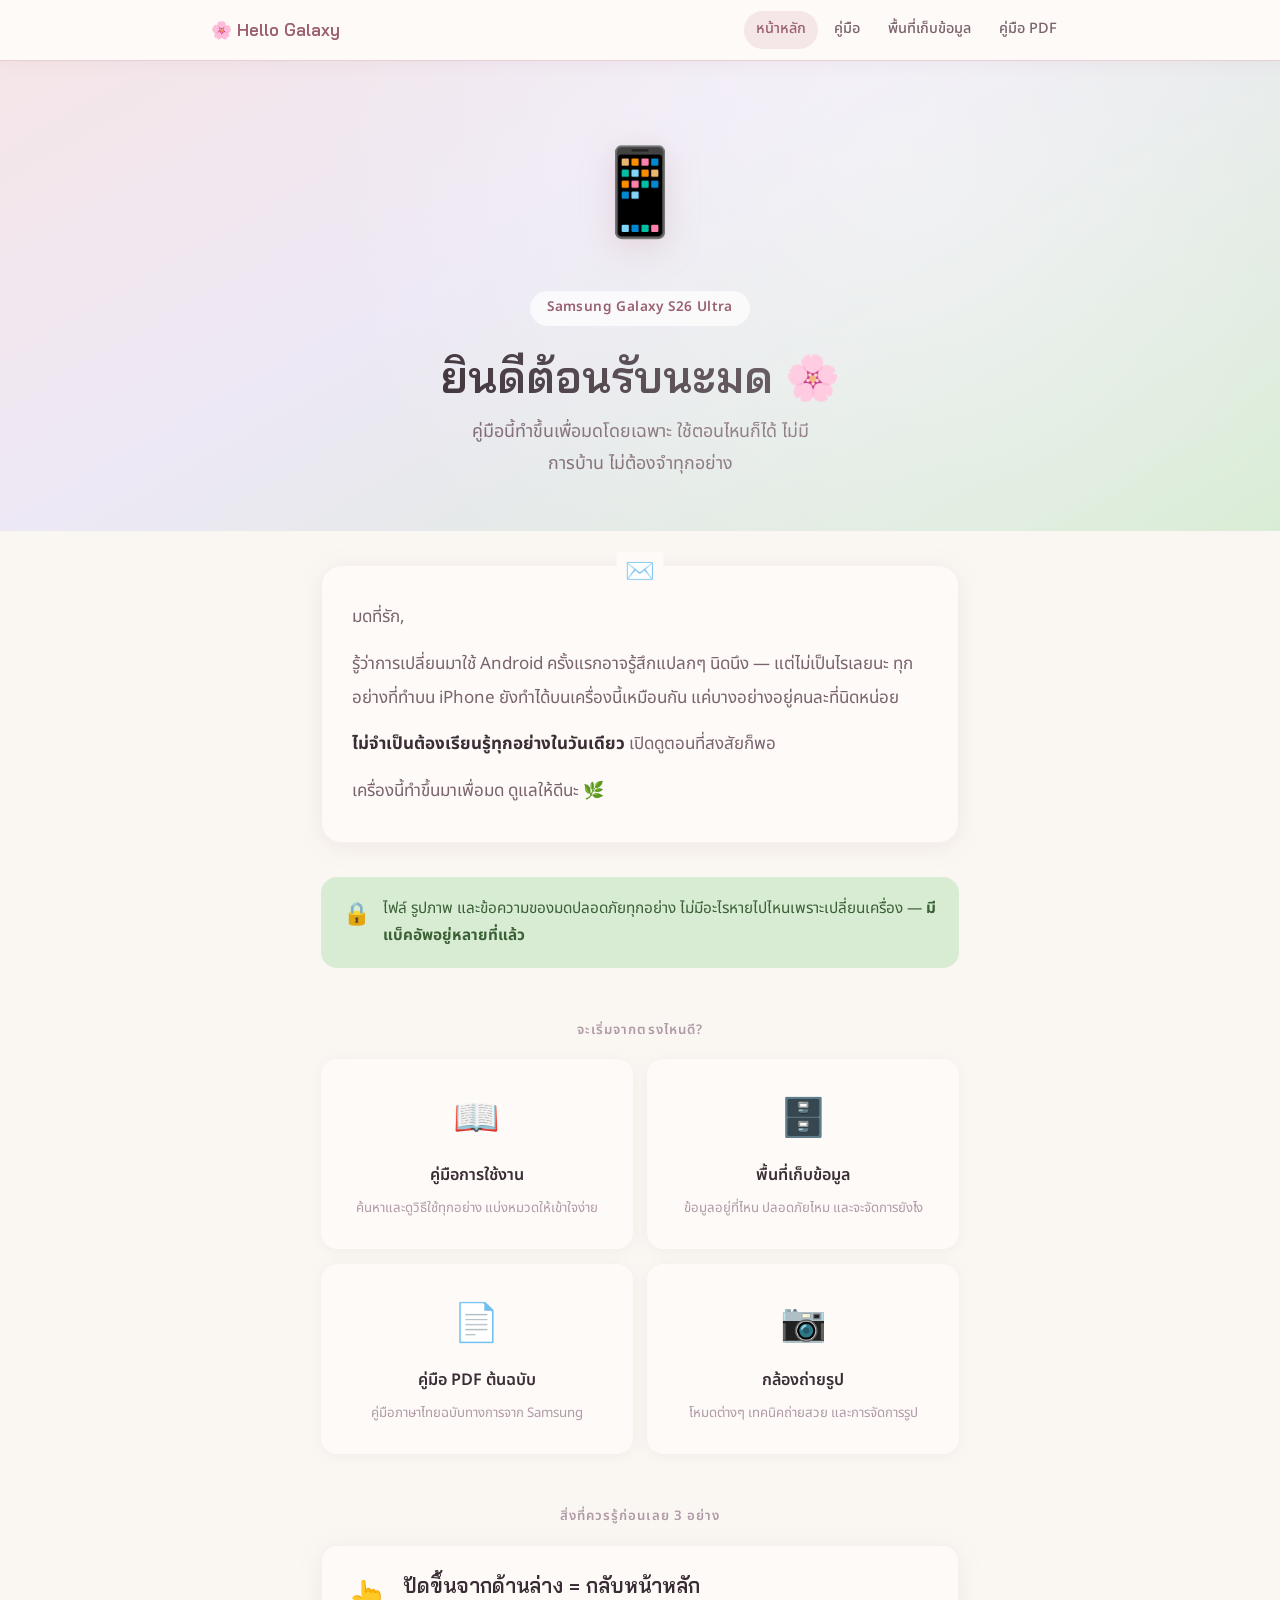
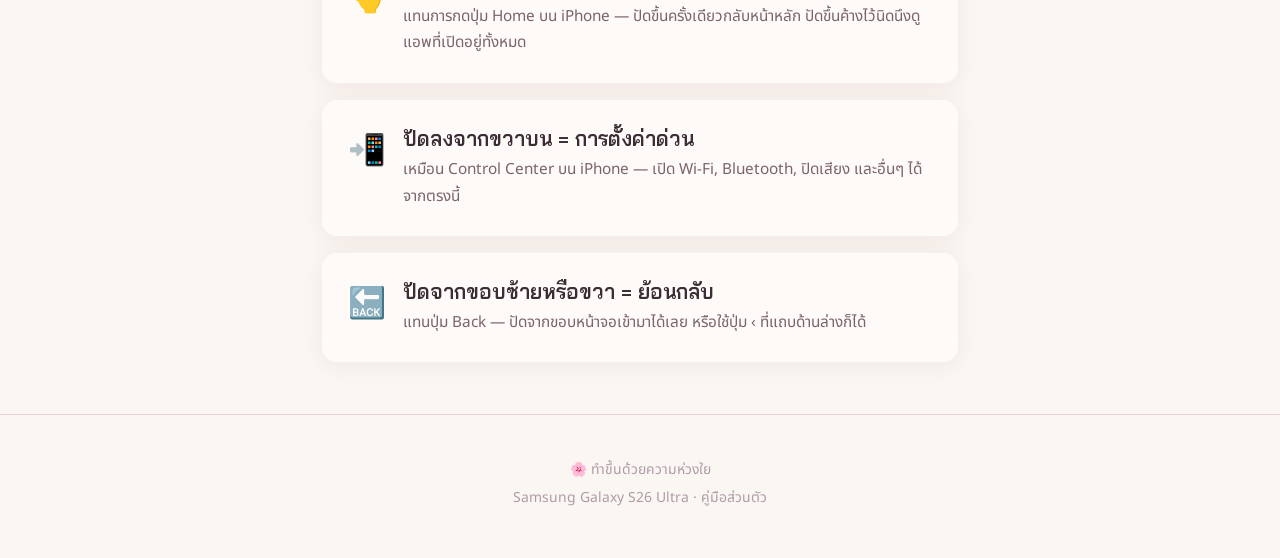
<file: index.html>
<!DOCTYPE html>
<html lang="th">
<head>
  <meta charset="UTF-8" />
  <meta name="viewport" content="width=device-width, initial-scale=1.0" />
  <title>สวัสดี Galaxy 🌸</title>
  <link rel="stylesheet" href="style.css" />
  <style>
    .welcome-hero {
      background: linear-gradient(150deg, #f5e6e8 0%, #ede8f5 40%, #d8ecd4 100%);
      padding: 3.5rem 1.5rem 3rem;
      text-align: center;
      position: relative;
      overflow: hidden;
    }
    .welcome-hero::before {
      content: '';
      position: absolute;
      inset: 0;
      background: radial-gradient(circle at 70% 20%, rgba(255,255,255,0.4) 0%, transparent 60%);
      pointer-events: none;
    }
    .welcome-tag {
      display: inline-block;
      background: rgba(255,255,255,0.7);
      color: var(--rose-dark);
      font-size: 0.8rem;
      font-weight: 600;
      padding: 0.35rem 1rem;
      border-radius: var(--radius-pill);
      margin-bottom: 1.25rem;
      letter-spacing: 0.03em;
      backdrop-filter: blur(4px);
    }
    .welcome-hero h1 {
      font-size: clamp(1.8rem, 6vw, 2.6rem);
      margin-bottom: 0.5rem;
      color: var(--text-dark);
    }
    .welcome-subtitle {
      font-size: 1.05rem;
      color: var(--text-mid);
      max-width: 360px;
      margin: 0 auto 0.5rem;
      line-height: 1.8;
    }
    .phone-visual {
      font-size: 5rem;
      display: block;
      margin: 0 auto 1.25rem;
      filter: drop-shadow(0 8px 16px rgba(192,128,144,0.25));
      animation: float 3s ease-in-out infinite;
    }
    @keyframes float {
      0%, 100% { transform: translateY(0); }
      50%       { transform: translateY(-8px); }
    }
    .letter-card {
      background: var(--white);
      border-radius: 20px;
      padding: 2rem 1.75rem;
      box-shadow: var(--shadow-card);
      margin: 2rem 0;
      position: relative;
      border: 1px solid rgba(192,128,144,0.1);
      text-align: left;
    }
    .letter-card::before {
      content: '✉️';
      position: absolute;
      top: -14px;
      left: 50%;
      transform: translateX(-50%);
      background: var(--white);
      padding: 0 0.5rem;
      font-size: 1.4rem;
    }
    .letter-card p {
      color: var(--text-mid);
      line-height: 2;
      font-size: 1rem;
    }
    .letter-card p strong {
      color: var(--text-dark);
    }
    .section-nav {
      padding: 1.5rem 0 3rem;
    }
    .section-label {
      font-size: 0.78rem;
      font-weight: 600;
      color: var(--text-light);
      letter-spacing: 0.08em;
      text-transform: uppercase;
      margin-bottom: 1rem;
      text-align: center;
    }
    .nav-cards-grid {
      display: grid;
      grid-template-columns: repeat(2, 1fr);
      gap: 0.875rem;
    }
    .nav-card-item {
      background: var(--white);
      border-radius: var(--radius);
      padding: 1.5rem 1rem;
      text-align: center;
      box-shadow: var(--shadow-soft);
      text-decoration: none;
      color: inherit;
      display: block;
      transition: all var(--transition);
      border: 1.5px solid transparent;
    }
    .nav-card-item:hover {
      transform: translateY(-3px);
      box-shadow: var(--shadow-card);
      color: inherit;
    }
    .nav-card-item.rose:hover  { border-color: var(--blush-mid); }
    .nav-card-item.sage:hover  { border-color: var(--sage-mid); }
    .nav-card-item.lav:hover   { border-color: var(--lavender-mid); }
    .nav-card-item.cream:hover { border-color: var(--blush-mid); }
    .nav-card-emoji { font-size: 2.2rem; display: block; margin-bottom: 0.6rem; }
    .nav-card-label { font-weight: 600; font-size: 0.95rem; color: var(--text-dark); display: block; margin-bottom: 0.2rem; }
    .nav-card-desc  { font-size: 0.78rem; color: var(--text-light); line-height: 1.5; }
    .reassure-strip {
      background: var(--sage);
      border-radius: var(--radius);
      padding: 1.1rem 1.25rem;
      display: flex;
      align-items: flex-start;
      gap: 0.75rem;
      margin: 1.5rem 0;
    }
    .reassure-strip .icon { font-size: 1.3rem; flex-shrink: 0; }
    .reassure-strip p { font-size: 0.9rem; color: #3a6035; margin: 0; line-height: 1.75; }
  </style>
</head>
<body>

  <!-- Navigation -->
  <nav class="nav">
    <div class="nav-inner">
      <span class="nav-logo">🌸 Hello Galaxy</span>
      <ul class="nav-links">
        <li><a href="index.html" class="active">หน้าหลัก</a></li>
        <li><a href="manual.html">คู่มือ</a></li>
        <li><a href="storage.html">พื้นที่เก็บข้อมูล</a></li>
        <li><a href="pdf.html">คู่มือ PDF</a></li>
      </ul>
    </div>
  </nav>

  <!-- Hero -->
  <div class="welcome-hero">
    <span class="phone-visual">📱</span>
    <div class="welcome-tag">Samsung Galaxy S26 Ultra</div>
    <h1>ยินดีต้อนรับนะมด 🌸</h1>
    <p class="welcome-subtitle">คู่มือนี้ทำขึ้นเพื่อมดโดยเฉพาะ ใช้ตอนไหนก็ได้ ไม่มีการบ้าน ไม่ต้องจำทุกอย่าง</p>
  </div>

  <!-- Main content -->
  <div class="container">

    <!-- Letter -->
    <div class="letter-card fade-in">
      <p>มดที่รัก,</p>
      <p>
        รู้ว่าการเปลี่ยนมาใช้ Android ครั้งแรกอาจรู้สึกแปลกๆ นิดนึง — แต่ไม่เป็นไรเลยนะ
        ทุกอย่างที่ทำบน iPhone ยังทำได้บนเครื่องนี้เหมือนกัน แค่บางอย่างอยู่คนละที่นิดหน่อย
      </p>
      <p>
        <strong>ไม่จำเป็นต้องเรียนรู้ทุกอย่างในวันเดียว</strong> เปิดดูตอนที่สงสัยก็พอ
      </p>
      <p style="margin-bottom:0">เครื่องนี้ทำขึ้นมาเพื่อมด ดูแลให้ดีนะ 🌿</p>
    </div>

    <!-- Reassurance -->
    <div class="reassure-strip fade-in">
      <span class="icon">🔒</span>
      <p>ไฟล์ รูปภาพ และข้อความของมดปลอดภัยทุกอย่าง ไม่มีอะไรหายไปไหนเพราะเปลี่ยนเครื่อง — <strong>มีแบ็คอัพอยู่หลายที่แล้ว</strong></p>
    </div>

    <!-- Section nav -->
    <div class="section-nav">
      <p class="section-label">จะเริ่มจากตรงไหนดี?</p>
      <div class="nav-cards-grid">

        <a href="manual.html" class="nav-card-item rose fade-in">
          <span class="nav-card-emoji">📖</span>
          <span class="nav-card-label">คู่มือการใช้งาน</span>
          <span class="nav-card-desc">ค้นหาและดูวิธีใช้ทุกอย่าง แบ่งหมวดให้เข้าใจง่าย</span>
        </a>

        <a href="storage.html" class="nav-card-item sage fade-in">
          <span class="nav-card-emoji">🗄️</span>
          <span class="nav-card-label">พื้นที่เก็บข้อมูล</span>
          <span class="nav-card-desc">ข้อมูลอยู่ที่ไหน ปลอดภัยไหม และจะจัดการยังไง</span>
        </a>

        <a href="pdf.html" class="nav-card-item lav fade-in">
          <span class="nav-card-emoji">📄</span>
          <span class="nav-card-label">คู่มือ PDF ต้นฉบับ</span>
          <span class="nav-card-desc">คู่มือภาษาไทยฉบับทางการจาก Samsung</span>
        </a>

        <a href="manual.html#camera" class="nav-card-item cream fade-in">
          <span class="nav-card-emoji">📷</span>
          <span class="nav-card-label">กล้องถ่ายรูป</span>
          <span class="nav-card-desc">โหมดต่างๆ เทคนิคถ่ายสวย และการจัดการรูป</span>
        </a>

      </div>
    </div>

    <!-- Quick tips -->
    <div style="margin-bottom: 3rem;">
      <p class="section-label">สิ่งที่ควรรู้ก่อนเลย 3 อย่าง</p>

      <div class="card fade-in" style="margin-bottom:0.875rem;">
        <div style="display:flex; align-items:flex-start; gap:1rem;">
          <div style="font-size:1.8rem; flex-shrink:0;">👆</div>
          <div>
            <h3 style="margin-bottom:0.25rem;">ปัดขึ้นจากด้านล่าง = กลับหน้าหลัก</h3>
            <p style="font-size:0.9rem; color:var(--text-mid); margin:0;">
              แทนการกดปุ่ม Home บน iPhone — ปัดขึ้นครั้งเดียวกลับหน้าหลัก
              ปัดขึ้นค้างไว้นิดนึงดูแอพที่เปิดอยู่ทั้งหมด
            </p>
          </div>
        </div>
      </div>

      <div class="card fade-in" style="margin-bottom:0.875rem;">
        <div style="display:flex; align-items:flex-start; gap:1rem;">
          <div style="font-size:1.8rem; flex-shrink:0;">📲</div>
          <div>
            <h3 style="margin-bottom:0.25rem;">ปัดลงจากขวาบน = การตั้งค่าด่วน</h3>
            <p style="font-size:0.9rem; color:var(--text-mid); margin:0;">
              เหมือน Control Center บน iPhone — เปิด Wi-Fi, Bluetooth,
              ปิดเสียง และอื่นๆ ได้จากตรงนี้
            </p>
          </div>
        </div>
      </div>

      <div class="card fade-in">
        <div style="display:flex; align-items:flex-start; gap:1rem;">
          <div style="font-size:1.8rem; flex-shrink:0;">🔙</div>
          <div>
            <h3 style="margin-bottom:0.25rem;">ปัดจากขอบซ้ายหรือขวา = ย้อนกลับ</h3>
            <p style="font-size:0.9rem; color:var(--text-mid); margin:0;">
              แทนปุ่ม Back — ปัดจากขอบหน้าจอเข้ามาได้เลย
              หรือใช้ปุ่ม ‹ ที่แถบด้านล่างก็ได้
            </p>
          </div>
        </div>
      </div>
    </div>

  </div>

  <!-- Footer -->
  <footer class="footer">
    <span>🌸 ทำขึ้นด้วยความห่วงใย</span>
    <span>Samsung Galaxy S26 Ultra · คู่มือส่วนตัว</span>
  </footer>

</body>
</html>
</file>
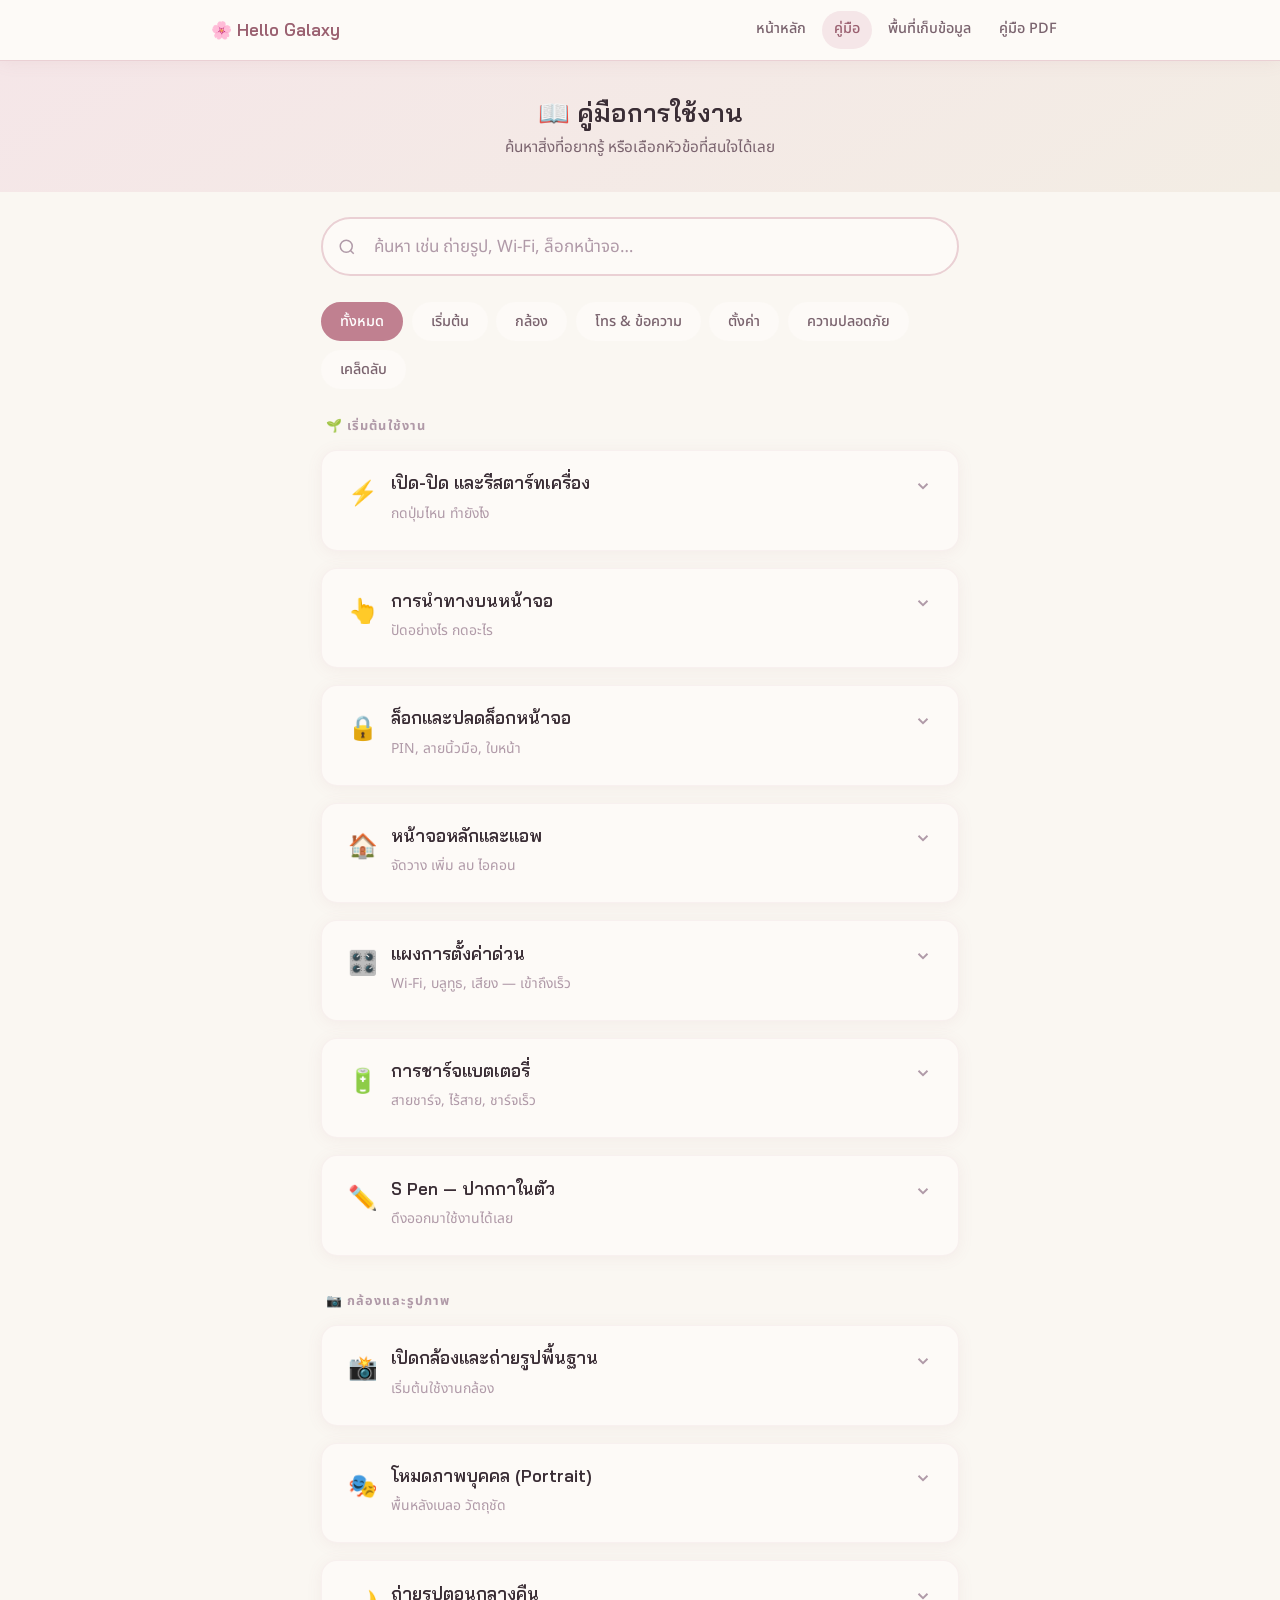
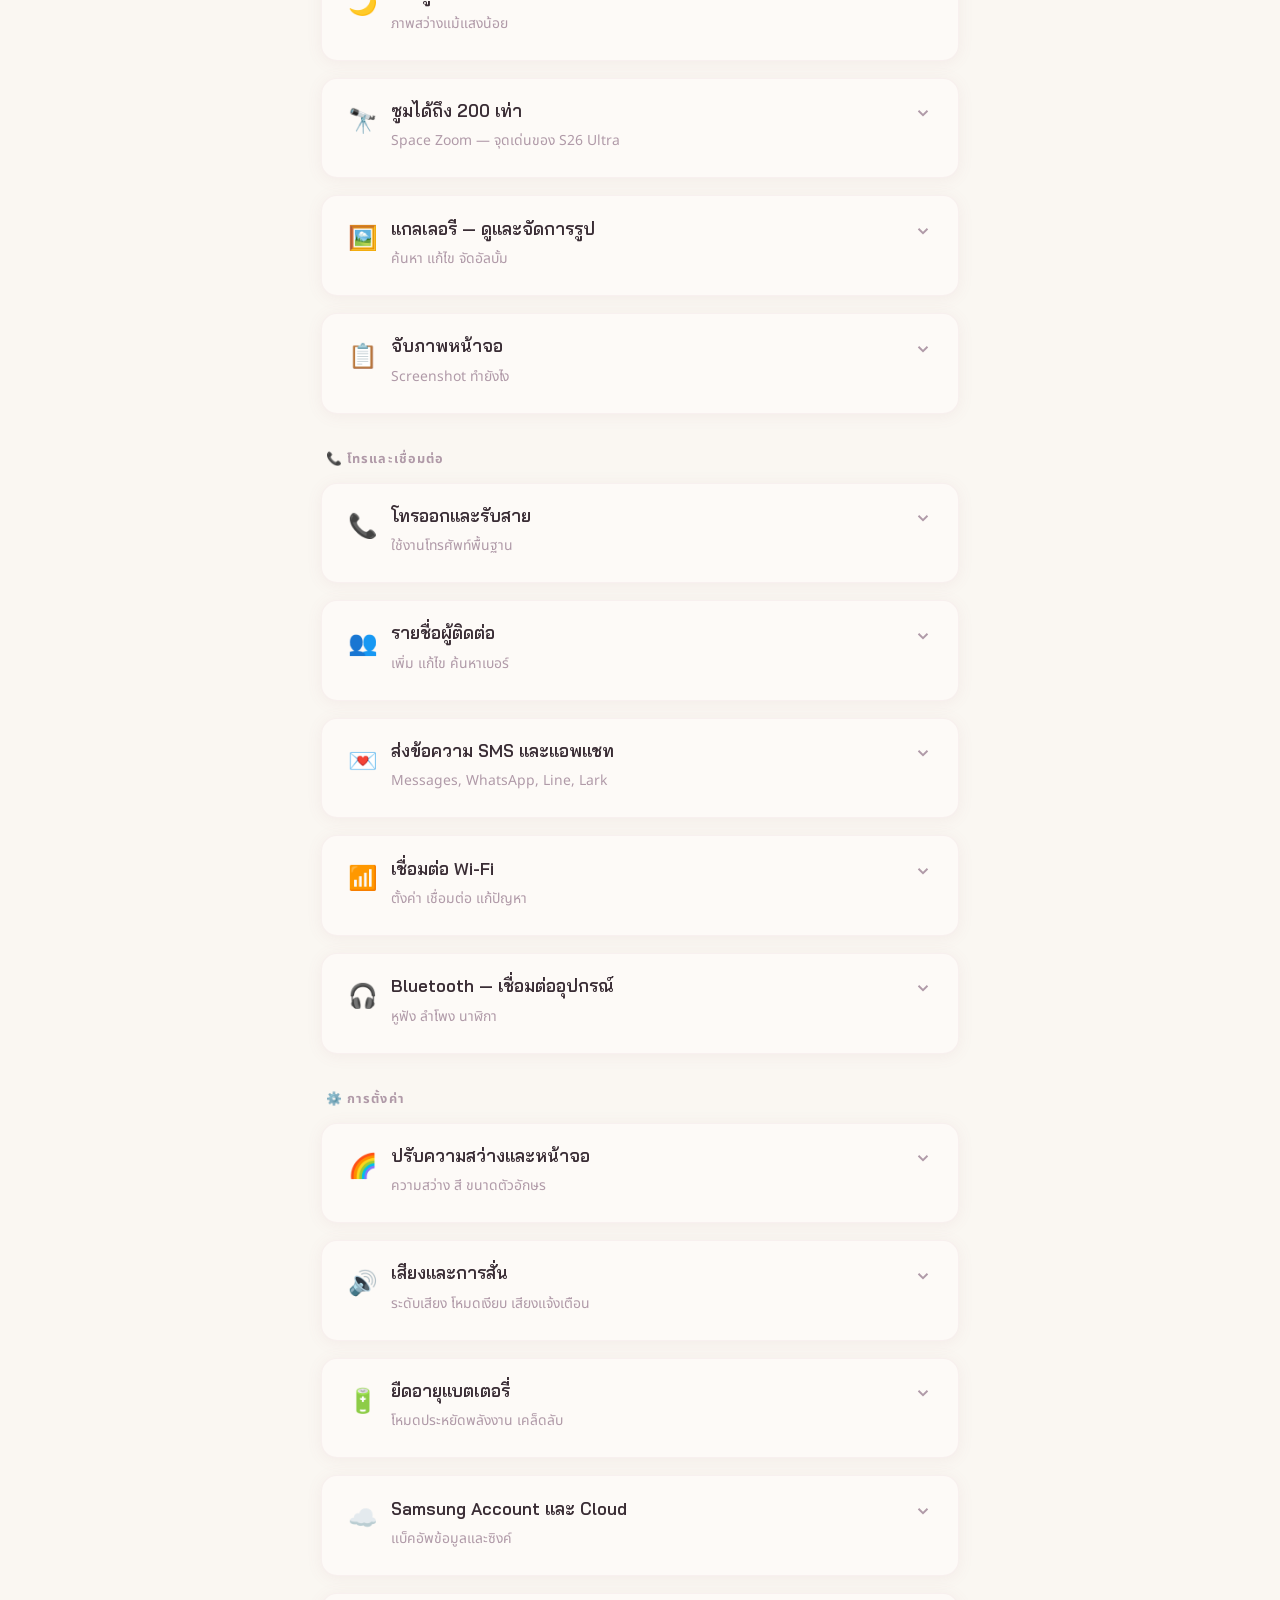
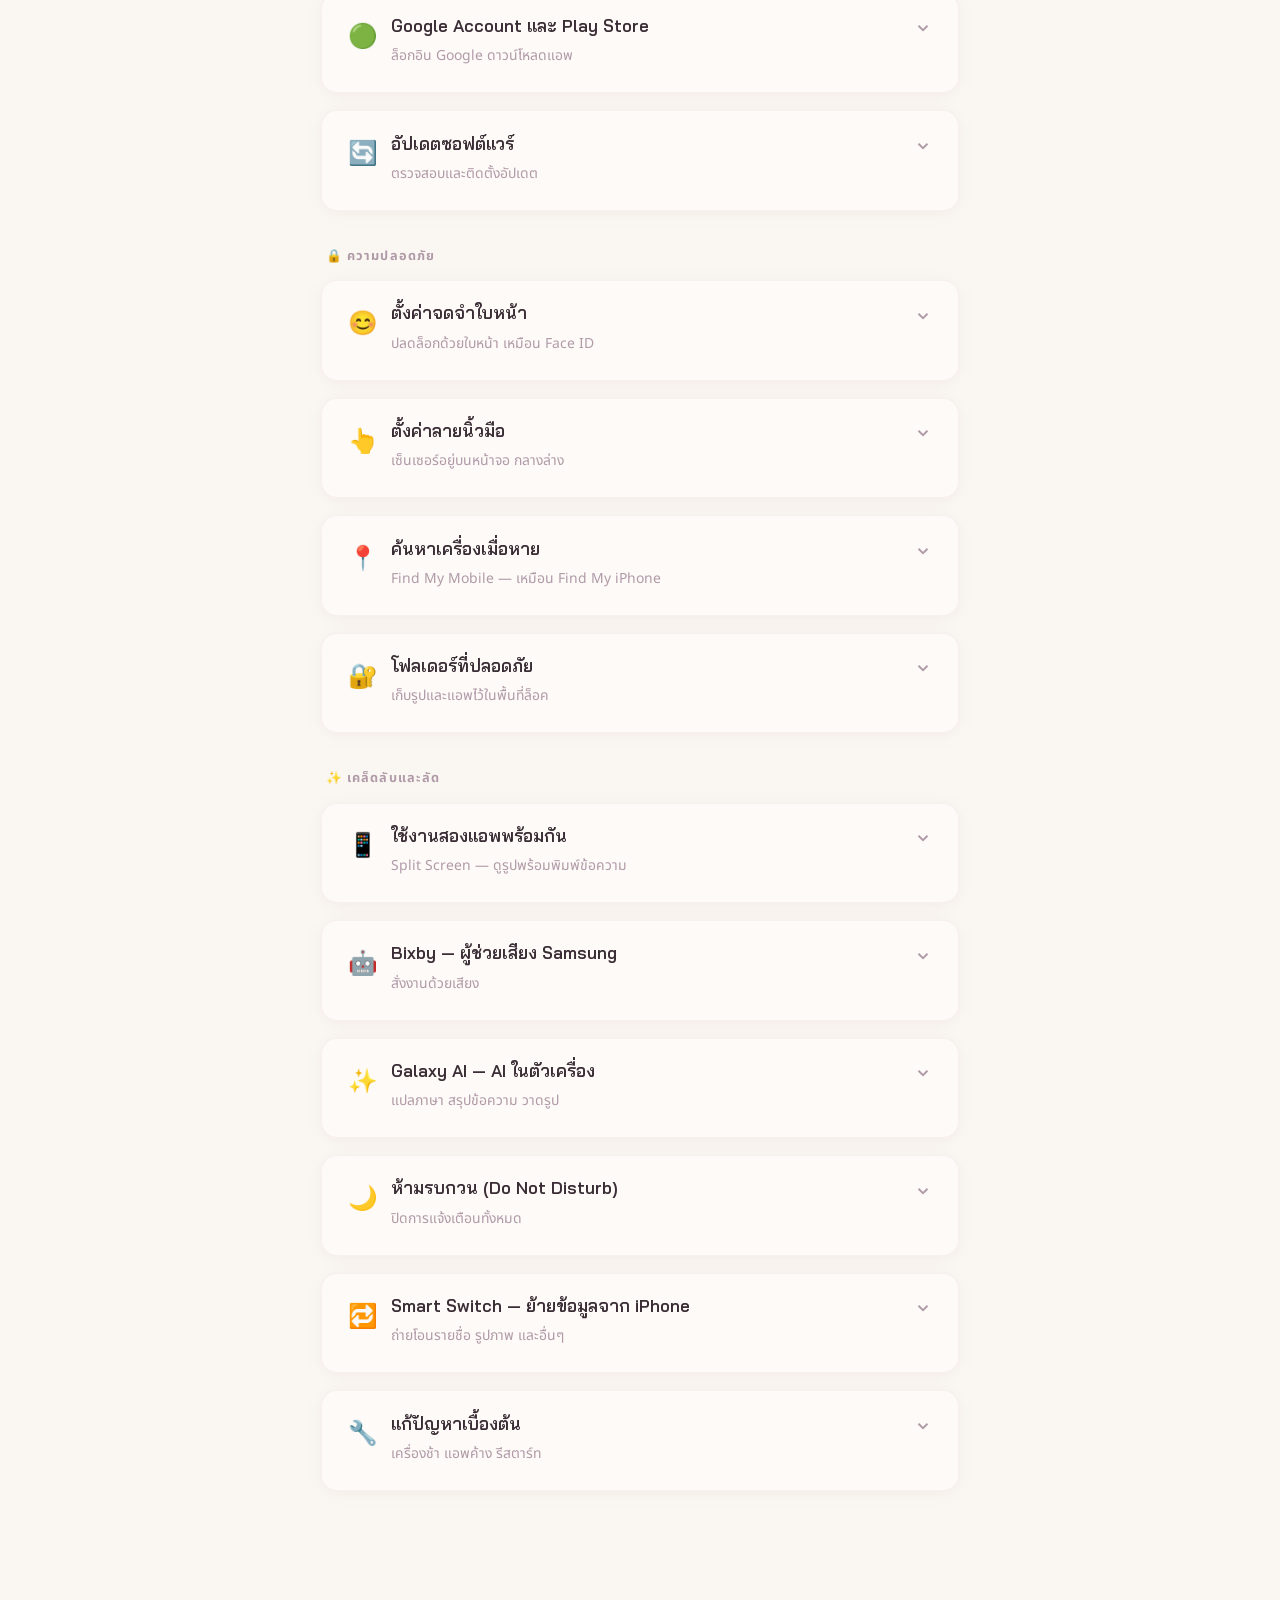
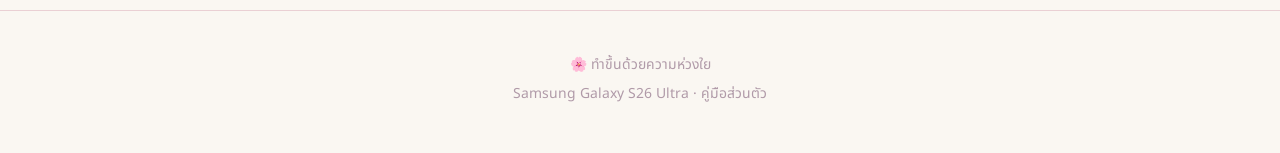
<file: manual.html>
<!DOCTYPE html>
<html lang="th">
<head>
  <meta charset="UTF-8" />
  <meta name="viewport" content="width=device-width, initial-scale=1.0" />
  <title>คู่มือการใช้งาน · Hello Galaxy</title>
  <link rel="stylesheet" href="style.css" />
  <style>
    .manual-hero {
      background: linear-gradient(150deg, var(--blush) 0%, var(--cream-deep) 100%);
      padding: 2rem 1.25rem 1.75rem;
      text-align: center;
    }
    .manual-hero h1 { font-size: 1.5rem; margin-bottom: 0.35rem; }
    .manual-hero p  { font-size: 0.9rem; color: var(--text-mid); margin: 0; }
    .manual-body { padding: 1.5rem 0 3rem; }
    .category-group { margin-bottom: 2rem; }
    .category-label {
      font-size: 0.75rem;
      font-weight: 700;
      color: var(--text-light);
      letter-spacing: 0.09em;
      text-transform: uppercase;
      margin-bottom: 0.75rem;
      padding-left: 0.25rem;
    }
    .no-results {
      text-align: center;
      padding: 3rem 1rem;
      color: var(--text-light);
    }
    .no-results .icon { font-size: 2.5rem; display:block; margin-bottom:0.5rem; }
  </style>
</head>
<body>

  <!-- Navigation -->
  <nav class="nav">
    <div class="nav-inner">
      <span class="nav-logo">🌸 Hello Galaxy</span>
      <ul class="nav-links">
        <li><a href="index.html">หน้าหลัก</a></li>
        <li><a href="manual.html" class="active">คู่มือ</a></li>
        <li><a href="storage.html">พื้นที่เก็บข้อมูล</a></li>
        <li><a href="pdf.html">คู่มือ PDF</a></li>
      </ul>
    </div>
  </nav>

  <!-- Hero -->
  <div class="manual-hero">
    <h1>📖 คู่มือการใช้งาน</h1>
    <p>ค้นหาสิ่งที่อยากรู้ หรือเลือกหัวข้อที่สนใจได้เลย</p>
  </div>

  <div class="container">
    <div class="manual-body">

      <!-- Search -->
      <div class="search-wrap">
        <svg class="search-icon" viewBox="0 0 24 24" fill="none" stroke="currentColor" stroke-width="2">
          <circle cx="11" cy="11" r="8"/><path d="m21 21-4.35-4.35"/>
        </svg>
        <input type="text" id="searchInput" placeholder="ค้นหา เช่น ถ่ายรูป, Wi-Fi, ล็อกหน้าจอ…" />
      </div>

      <!-- Filter tabs -->
      <div class="filter-tabs" id="filterTabs">
        <button class="filter-tab active" data-cat="all">ทั้งหมด</button>
        <button class="filter-tab" data-cat="basics">เริ่มต้น</button>
        <button class="filter-tab" data-cat="camera">กล้อง</button>
        <button class="filter-tab" data-cat="calls">โทร &amp; ข้อความ</button>
        <button class="filter-tab" data-cat="settings">ตั้งค่า</button>
        <button class="filter-tab" data-cat="security">ความปลอดภัย</button>
        <button class="filter-tab" data-cat="tips">เคล็ดลับ</button>
      </div>

      <!-- Cards container -->
      <div id="cardsContainer"></div>
      <div id="noResults" class="no-results hidden">
        <span class="icon">🔍</span>
        <p>ไม่พบสิ่งที่ค้นหา ลองดูคู่มือ PDF ต้นฉบับแทนได้เลย</p>
        <a href="pdf.html" class="btn btn-soft" style="margin-top:0.75rem; display:inline-flex;">ดูคู่มือ PDF →</a>
      </div>

    </div>
  </div>

  <footer class="footer">
    <span>🌸 ทำขึ้นด้วยความห่วงใย</span>
    <span>Samsung Galaxy S26 Ultra · คู่มือส่วนตัว</span>
  </footer>

<script>
// ======================================================
// Manual content data
// ======================================================
const cards = [

  // ==================== BASICS ====================
  {
    cat: 'basics', id: 'power',
    icon: '⚡', title: 'เปิด-ปิด และรีสตาร์ทเครื่อง',
    subtitle: 'กดปุ่มไหน ทำยังไง',
    iphone: 'บน iPhone กดปุ่มด้านข้าง — บน S26 Ultra ก็เหมือนกันเลย',
    body: `<p><strong>เปิดเครื่อง:</strong> กดปุ่มด้านข้าง (ขวาบน) ค้างไว้ประมาณ 2 วินาที</p>
<p><strong>ปิดเครื่อง:</strong> กดปุ่มด้านข้าง + ปุ่มลดเสียงพร้อมกัน → แตะ "ปิดเครื่อง"</p>
<p><strong>รีสตาร์ท:</strong> กดปุ่มด้านข้าง + ปุ่มลดเสียงพร้อมกัน → แตะ "ปิดและเปิดเครื่องใหม่"</p>
<p><strong>เครื่องค้าง ไม่ตอบสนอง:</strong> กดปุ่มด้านข้าง + ปุ่มลดเสียงค้างไว้ 7 วินาที เครื่องจะรีสตาร์ทเอง</p>`,
    keywords: 'เปิด ปิด รีสตาร์ท ค้าง'
  },

  {
    cat: 'basics', id: 'navigation',
    icon: '👆', title: 'การนำทางบนหน้าจอ',
    subtitle: 'ปัดอย่างไร กดอะไร',
    iphone: 'บน iPhone ใช้ปุ่ม Home และ Back บน S26 ใช้การปัดแทนได้ทั้งหมด',
    body: `<ul class="steps-list">
  <li>ปัดขึ้นจากด้านล่าง = กลับหน้าหลัก (แทนปุ่ม Home)</li>
  <li>ปัดขึ้นค้างไว้นิดนึง = เห็นแอพทั้งหมดที่เปิดอยู่</li>
  <li>ปัดจากขอบซ้ายหรือขวาเข้ามา = ย้อนกลับ</li>
  <li>ปัดลงจากบนขวา = แผงการตั้งค่าด่วน (Wi-Fi, เสียง ฯลฯ)</li>
  <li>ปัดลงจากบนซ้าย = การแจ้งเตือนทั้งหมด</li>
</ul>`,
    keywords: 'นำทาง ปัด หน้าหลัก ย้อนกลับ gesture'
  },

  {
    cat: 'basics', id: 'lock',
    icon: '🔒', title: 'ล็อกและปลดล็อกหน้าจอ',
    subtitle: 'PIN, ลายนิ้วมือ, ใบหน้า',
    iphone: 'บน iPhone ใช้ Face ID หรือ Touch ID — S26 Ultra มีทั้งสองอย่างเลย',
    body: `<p><strong>ล็อกหน้าจอ:</strong> กดปุ่มด้านข้างหนึ่งครั้ง</p>
<p><strong>ปลดล็อก:</strong> กดปุ่มด้านข้างแล้วปัด หรือวางนิ้วบนเซ็นเซอร์ที่กลางหน้าจอด้านล่าง</p>
<p><strong>ตั้งค่าลายนิ้วมือ:</strong> ตั้งค่า → ความปลอดภัยและความเป็นส่วนตัว → การล็อกหน้าจอและชีวมาตร → ลายนิ้วมือ</p>
<p><strong>ตั้งค่าจดจำใบหน้า:</strong> ตั้งค่า → ความปลอดภัยและความเป็นส่วนตัว → การล็อกหน้าจอและชีวมาตร → การจดจำใบหน้า</p>`,
    keywords: 'ล็อก ปลดล็อก ลายนิ้วมือ ใบหน้า PIN รหัส'
  },

  {
    cat: 'basics', id: 'homescreen',
    icon: '🏠', title: 'หน้าจอหลักและแอพ',
    subtitle: 'จัดวาง เพิ่ม ลบ ไอคอน',
    iphone: 'บน iPhone จัดแอพได้บนหน้าจอหลัก — บน S26 ทำแบบเดิมได้เลย ลากกดค้างแล้วลาก',
    body: `<p><strong>เพิ่มทางลัดแอพ:</strong> กดค้างที่แอพในหน้าจอแอพ → "เพิ่มในหน้าจอหลัก"</p>
<p><strong>ลบแอพ:</strong> กดค้างที่ไอคอน → "ถอนการติดตั้ง" หรือ "นำออกจากหน้าจอ"</p>
<p><strong>สร้างโฟลเดอร์:</strong> ลากไอคอนหนึ่งไปทับอีกอัน จะสร้างโฟลเดอร์อัตโนมัติ</p>
<p><strong>เปลี่ยนวอลเปเปอร์:</strong> กดค้างที่หน้าจอว่าง → "วอลเปเปอร์และสไตล์"</p>
<p><strong>ค้นหาแอพ:</strong> ปัดลงจากกลางหน้าจอ แล้วพิมพ์ชื่อแอพ</p>`,
    keywords: 'หน้าจอหลัก แอพ ไอคอน วอลเปเปอร์ โฟลเดอร์ ค้นหา'
  },

  {
    cat: 'basics', id: 'quicksettings',
    icon: '🎛️', title: 'แผงการตั้งค่าด่วน',
    subtitle: 'Wi-Fi, บลูทูธ, เสียง — เข้าถึงเร็ว',
    iphone: 'บน iPhone คือ Control Center — ปัดลงจากขวาบน เหมือนกันเลย',
    body: `<p>ปัดลงจาก<strong>มุมขวาบน</strong>ของหน้าจอ จะเห็นปุ่มควบคุมทั้งหมด</p>
<ul class="steps-list">
  <li>แตะปุ่ม = เปิด/ปิดทันที</li>
  <li>กดค้างที่ปุ่ม = เข้าไปตั้งค่าละเอียด</li>
  <li>แตะไอคอนดินสอ (✏️) = ปรับแต่งว่าจะแสดงปุ่มอะไรบ้าง</li>
</ul>`,
    keywords: 'การตั้งค่าด่วน control center wifi bluetooth เสียง'
  },

  {
    cat: 'basics', id: 'charging',
    icon: '🔋', title: 'การชาร์จแบตเตอรี่',
    subtitle: 'สายชาร์จ, ไร้สาย, ชาร์จเร็ว',
    iphone: 'iPhone ใช้ Lightning หรือ USB-C แต่ S26 Ultra ใช้ USB-C เหมือนกัน',
    body: `<p><strong>ชาร์จแบบสาย:</strong> เสียบสาย USB-C ที่ช่องด้านล่างเครื่อง</p>
<p><strong>ชาร์จไร้สาย:</strong> วางหลังเครื่องบนแท่นชาร์จไร้สาย หันหน้าหลังลง</p>
<p><strong>ชาร์จเร็ว:</strong> ใช้หัวชาร์จของซัมซุง (25W หรือ 45W) จะชาร์จได้เร็วกว่ามาก</p>
<p><strong>ดูสถานะการชาร์จ:</strong> ตั้งค่า → แบตเตอรี่</p>
<p style="font-size:0.85rem; color:var(--text-light);">💡 ชาร์จได้เร็วขึ้นถ้าปิดหน้าจอขณะชาร์จ</p>`,
    keywords: 'ชาร์จ แบตเตอรี่ ไร้สาย สาย USB-C'
  },

  {
    cat: 'basics', id: 'spen',
    icon: '✏️', title: 'S Pen — ปากกาในตัว',
    subtitle: 'ดึงออกมาใช้งานได้เลย',
    iphone: 'บน iPhone ไม่มี — S26 Ultra มีปากกาในตัวเครื่อง ดึงออกจากด้านล่างขวา',
    body: `<p>ดึง S Pen ออกจากช่องด้านล่างขวาของเครื่อง</p>
<p><strong>ใช้ทำอะไรได้บ้าง:</strong></p>
<ul class="steps-list">
  <li>เขียนบันทึก วาดรูป ลงลายเซ็น</li>
  <li>จดบันทึกที่หน้าจอล็อก (โดยไม่ต้องปลดล็อก)</li>
  <li>แปลข้อความโดยชี้ปากกาค้าง</li>
  <li>กดปุ่มที่ปากกาค้างไว้แล้วลากเพื่อจับภาพหน้าจอ</li>
</ul>
<p style="font-size:0.85rem; color:var(--text-light);">💡 ใส่กลับเข้าช่องเพื่อชาร์จปากกาอัตโนมัติ</p>`,
    keywords: 's pen ปากกา เขียน บันทึก'
  },

  // ==================== CAMERA ====================
  {
    cat: 'camera', id: 'camera-basics',
    icon: '📸', title: 'เปิดกล้องและถ่ายรูปพื้นฐาน',
    subtitle: 'เริ่มต้นใช้งานกล้อง',
    iphone: 'เปิดกล้องเหมือน iPhone เลย — แตะไอคอนกล้อง หรือปัดซ้ายจากหน้าจอล็อก',
    body: `<p><strong>เปิดกล้อง:</strong> แตะไอคอนกล้อง หรือปัดซ้ายจากหน้าจอล็อก</p>
<p><strong>ถ่ายรูป:</strong> กดปุ่มกลมขาวๆ ด้านล่างหน้าจอ</p>
<p><strong>สลับกล้องหน้า-หลัง:</strong> แตะไอคอนสองวงกลมหมุน หรือปัดขึ้น-ลงบนหน้าจอ</p>
<p><strong>ซูม:</strong> บีบนิ้วเข้า-ออก หรือแตะตัวเลข 1x, 3x, 10x ที่มุมหน้าจอ</p>
<p><strong>ถ่ายวิดีโอ:</strong> แตะ "วิดีโอ" ในรายการโหมด แล้วกดปุ่มสีแดง</p>`,
    keywords: 'กล้อง ถ่ายรูป ซูม วิดีโอ เปิดกล้อง'
  },

  {
    cat: 'camera', id: 'camera-portrait',
    icon: '🎭', title: 'โหมดภาพบุคคล (Portrait)',
    subtitle: 'พื้นหลังเบลอ วัตถุชัด',
    iphone: 'เหมือน Portrait Mode บน iPhone — หาได้ที่รายการโหมดชื่อ "ภาพบุคคล"',
    body: `<ul class="steps-list">
  <li>เปิดกล้อง → แตะ "ภาพบุคคล" ในรายการโหมดด้านล่าง</li>
  <li>ชี้กล้องไปที่วัตถุ รอให้ขึ้นคำว่า "พร้อม"</li>
  <li>ปรับความเบลอพื้นหลังได้โดยลากแถบที่ด้านข้าง</li>
  <li>กดถ่ายได้เลย</li>
</ul>
<p style="font-size:0.85rem; color:var(--text-light);">💡 ใช้ในที่มีแสงเพียงพอ ผลลัพธ์จะดีกว่ามาก</p>`,
    keywords: 'portrait ภาพบุคคล เบลอ bokeh พื้นหลัง'
  },

  {
    cat: 'camera', id: 'camera-nightmode',
    icon: '🌙', title: 'ถ่ายรูปตอนกลางคืน',
    subtitle: 'ภาพสว่างแม้แสงน้อย',
    iphone: 'เหมือน Night Mode บน iPhone — S26 Ultra ทำได้โดยอัตโนมัติ',
    body: `<p>กล้องจะปรับโหมดกลางคืนอัตโนมัติเมื่อแสงน้อย — ไม่ต้องเลือกเอง</p>
<p><strong>เทคนิคถ่ายกลางคืนให้ชัด:</strong></p>
<ul class="steps-list">
  <li>จับเครื่องให้นิ่งที่สุด หรือวางบนพื้นราบ</li>
  <li>รอจนไอคอน "กลางคืน" หายไปก่อนจึงขยับ</li>
  <li>หลีกเลี่ยงแสงที่สว่างมากในเฟรม เช่น ไฟถนนตรงๆ</li>
</ul>
<p style="font-size:0.85rem; color:var(--text-light);">💡 ใช้ขาตั้งเล็กๆ ได้ผลดีมากตอนกลางคืน</p>`,
    keywords: 'กลางคืน night แสงน้อย ชัด ภาพ'
  },

  {
    cat: 'camera', id: 'camera-zoom',
    icon: '🔭', title: 'ซูมได้ถึง 200 เท่า',
    subtitle: 'Space Zoom — จุดเด่นของ S26 Ultra',
    iphone: 'iPhone ซูมออปติคัลได้ 3-5x บน S26 Ultra ซูมได้ถึง 200x',
    body: `<p>S26 Ultra มีเลนส์ 4 ตัว รองรับซูมออปติคัลหลายระดับ:</p>
<ul class="steps-list">
  <li>1x = มุมกว้างปกติ</li>
  <li>3x = ซูมใกล้ขึ้น ยังชัดมาก</li>
  <li>10x = ออปติคัลซูม คมชัดระดับมืออาชีพ</li>
  <li>30x–200x = ดิจิทัลซูม เห็นได้ไกลมาก แต่อาจเม็ดนิดนึง</li>
</ul>
<p style="font-size:0.85rem; color:var(--text-light);">💡 ซูม 10x–30x มักให้ผลดีที่สุดสำหรับการใช้งานทั่วไป</p>`,
    keywords: 'ซูม zoom 200x space zoom เลนส์ telescope'
  },

  {
    cat: 'camera', id: 'camera-gallery',
    icon: '🖼️', title: 'แกลเลอรี — ดูและจัดการรูป',
    subtitle: 'ค้นหา แก้ไข จัดอัลบั้ม',
    iphone: 'เหมือน Photos app บน iPhone — เปิดแอพ "แกลเลอรี"',
    body: `<p><strong>เปิดแกลเลอรี:</strong> แตะไอคอน "แกลเลอรี" บนหน้าจอหลัก</p>
<p><strong>แก้ไขรูป:</strong> เปิดรูป → แตะไอคอนดินสอ (✏️)</p>
<p><strong>รีมาสเตอร์รูปเก่า:</strong> เปิดรูป → ปัดขึ้น → แตะ "รีมาสเตอร์" (AI ปรับภาพให้คมขึ้น)</p>
<p><strong>ลบรูป:</strong> กดค้างเพื่อเลือกหลายรูป → แตะถังขยะ</p>
<p><strong>แชร์รูป:</strong> เปิดรูป → แตะไอคอนแชร์ → เลือกแอพ</p>`,
    keywords: 'แกลเลอรี รูปภาพ อัลบั้ม แก้ไข ลบ แชร์'
  },

  {
    cat: 'camera', id: 'camera-screenshot',
    icon: '📋', title: 'จับภาพหน้าจอ',
    subtitle: 'Screenshot ทำยังไง',
    iphone: 'บน iPhone กดปุ่มด้านข้าง + ปุ่มขึ้นเสียง — S26 ใช้ปุ่มด้านข้าง + ลดเสียงแทน',
    body: `<p><strong>วิธีที่ 1:</strong> กดปุ่มด้านข้าง + ปุ่มลดเสียงพร้อมกัน</p>
<p><strong>วิธีที่ 2:</strong> ปัดฝ่ามือข้ามหน้าจอจากขวาไปซ้าย (หรือซ้ายไปขวา)</p>
<p><strong>วิธีที่ 3:</strong> ใช้ S Pen — กดปุ่มที่ปากกาค้างแล้วลาก</p>
<p>รูปจะบันทึกใน แกลเลอรี → อัลบั้ม → Screenshots</p>`,
    keywords: 'screenshot จับภาพหน้าจอ ภาพหน้าจอ capture'
  },

  // ==================== CALLS & MESSAGES ====================
  {
    cat: 'calls', id: 'phone-calls',
    icon: '📞', title: 'โทรออกและรับสาย',
    subtitle: 'ใช้งานโทรศัพท์พื้นฐาน',
    iphone: 'เหมือน iPhone เลย — แตะแอพ "โทรศัพท์"',
    body: `<p><strong>โทรออก:</strong> เปิดแอพ "โทรศัพท์" → แตะ "แป้นหมายเลข" → กดหมายเลข → กดโทร</p>
<p><strong>โทรจากรายชื่อ:</strong> เปิดแอพ "โทรศัพท์" → แตะ "รายชื่อ" → เลือกคน → กดโทร</p>
<p><strong>รับสาย:</strong> ปัดขวาบนไอคอนโทรศัพท์สีเขียว</p>
<p><strong>ปฏิเสธสาย:</strong> ปัดซ้ายบนไอคอนโทรศัพท์สีแดง</p>
<p><strong>ดูประวัติการโทร:</strong> เปิดแอพ "โทรศัพท์" → แตะ "ล่าสุด"</p>`,
    keywords: 'โทร รับสาย โทรออก ปฏิเสธ ประวัติ'
  },

  {
    cat: 'calls', id: 'contacts',
    icon: '👥', title: 'รายชื่อผู้ติดต่อ',
    subtitle: 'เพิ่ม แก้ไข ค้นหาเบอร์',
    iphone: 'รายชื่อ iCloud ย้ายมาแล้วผ่าน Smart Switch หรือ Google Contacts',
    body: `<p><strong>เปิดรายชื่อ:</strong> แตะแอพ "รายชื่อ" หรือเข้าผ่านแอพโทรศัพท์</p>
<p><strong>เพิ่มรายชื่อใหม่:</strong> กดปุ่ม + มุมขวาบน → กรอกข้อมูล → บันทึก</p>
<p><strong>ค้นหา:</strong> แตะช่องค้นหา → พิมพ์ชื่อหรือเบอร์</p>
<p><strong>นำเข้าจาก iPhone:</strong> ใช้ Smart Switch (ตั้งค่า → บัญชีและแบ็คอัพ → ถ่ายโอนข้อมูล)</p>`,
    keywords: 'รายชื่อ ผู้ติดต่อ contact เพิ่ม ค้นหา นำเข้า'
  },

  {
    cat: 'calls', id: 'messages',
    icon: '💌', title: 'ส่งข้อความ SMS และแอพแชท',
    subtitle: 'Messages, WhatsApp, Line, Lark',
    iphone: 'iMessage ใช้ไม่ได้บน Android แต่ SMS ธรรมดาใช้ได้ และ WhatsApp ก็เหมือนเดิม',
    body: `<p><strong>SMS ปกติ:</strong> เปิดแอพ "Messages" → กด + → พิมพ์ชื่อ → พิมพ์ข้อความ → ส่ง</p>
<p><strong>WhatsApp:</strong> ดาวน์โหลดจาก Play Store → ล็อกอินด้วยเบอร์เดิม → ข้อความและประวัติย้ายมาได้</p>
<p><strong>Line:</strong> ดาวน์โหลดจาก Play Store → ล็อกอินด้วยบัญชีเดิม</p>
<p><strong>Lark/Feishu:</strong> ดาวน์โหลดจาก Play Store → ล็อกอินด้วยบัญชีที่ใช้งาน</p>
<div class="iphone-note">⚠️ iMessage ไม่มีบน Android นะมด ถ้าเพื่อนส่ง iMessage มา จะมาเป็น SMS สีเขียวแทน ใช้ WhatsApp หรือ Line คุยต่อได้เลย</div>`,
    keywords: 'ข้อความ sms whatsapp line lark chat imessage'
  },

  {
    cat: 'calls', id: 'wifi',
    icon: '📶', title: 'เชื่อมต่อ Wi-Fi',
    subtitle: 'ตั้งค่า เชื่อมต่อ แก้ปัญหา',
    iphone: 'เหมือน iPhone เลย — ตั้งค่า → Wi-Fi',
    body: `<ul class="steps-list">
  <li>เปิด "ตั้งค่า" → แตะ "การเชื่อมต่อ" → แตะ "Wi-Fi"</li>
  <li>เปิดสวิตช์ Wi-Fi</li>
  <li>เลือกชื่อ Wi-Fi ที่ต้องการ</li>
  <li>กรอกรหัสผ่าน → แตะ "เชื่อมต่อ"</li>
</ul>
<p><strong>ลืมรหัส Wi-Fi:</strong> กดค้างที่ชื่อ Wi-Fi → "ดูรหัสผ่าน" (ต้องใช้ลายนิ้วมือยืนยัน)</p>`,
    keywords: 'wifi เน็ต อินเทอร์เน็ต เชื่อมต่อ รหัสผ่าน'
  },

  {
    cat: 'calls', id: 'bluetooth',
    icon: '🎧', title: 'Bluetooth — เชื่อมต่ออุปกรณ์',
    subtitle: 'หูฟัง ลำโพง นาฬิกา',
    iphone: 'เหมือน iPhone — ตั้งค่า → Bluetooth หรือเปิดจากแผงด่วน',
    body: `<ul class="steps-list">
  <li>ปัดลงจากขวาบน → แตะไอคอน Bluetooth เพื่อเปิด</li>
  <li>ตั้งค่า → การเชื่อมต่อ → Bluetooth</li>
  <li>เปิดโหมดจับคู่บนอุปกรณ์ที่ต้องการ (เช่น กดค้างปุ่มบนหูฟัง)</li>
  <li>แตะชื่ออุปกรณ์ในรายการ → เชื่อมต่อ</li>
</ul>`,
    keywords: 'bluetooth หูฟัง ลำโพง จับคู่ เชื่อมต่อ'
  },

  // ==================== SETTINGS ====================
  {
    cat: 'settings', id: 'display',
    icon: '🌈', title: 'ปรับความสว่างและหน้าจอ',
    subtitle: 'ความสว่าง สี ขนาดตัวอักษร',
    iphone: 'ตั้งค่าหน้าจออยู่ที่เดียวกัน — ตั้งค่า → จอภาพ',
    body: `<p><strong>ความสว่าง:</strong> ปัดลงจากขวาบน → ลากแถบความสว่าง</p>
<p><strong>ตั้งค่าหน้าจอละเอียด:</strong> ตั้งค่า → จอภาพ</p>
<p><strong>ขนาดตัวอักษร:</strong> ตั้งค่า → จอภาพ → ขนาดและสไตล์ตัวอักษร</p>
<p><strong>Dark Mode:</strong> ตั้งค่า → จอภาพ → ความสว่างสีหน้าจอ → มืด</p>
<p><strong>Always On Display:</strong> ตั้งค่า → หน้าจอล็อกและ AOD → Always On Display</p>`,
    keywords: 'ความสว่าง หน้าจอ ตัวอักษร dark mode สี'
  },

  {
    cat: 'settings', id: 'sound',
    icon: '🔊', title: 'เสียงและการสั่น',
    subtitle: 'ระดับเสียง โหมดเงียบ เสียงแจ้งเตือน',
    iphone: 'สวิตช์ปิดเสียงบน iPhone อยู่ด้านข้าง — บน S26 ต้องใช้ปุ่มลดเสียงหรือแผงด่วน',
    body: `<p><strong>ปรับระดับเสียง:</strong> กดปุ่มขึ้น/ลดเสียงด้านซ้ายของเครื่อง</p>
<p><strong>โหมดเงียบ/สั่น:</strong> กดปุ่มลดเสียงจนสุด หรือปัดแผงด่วนแตะไอคอนเสียง</p>
<p><strong>ตั้งค่าเสียงละเอียด:</strong> ตั้งค่า → เสียงและการสั่น</p>
<p><strong>เสียงเรียกเข้า:</strong> ตั้งค่า → เสียงและการสั่น → เสียงเรียกเข้า</p>`,
    keywords: 'เสียง สั่น เงียบ ระดับเสียง เสียงเรียกเข้า'
  },

  {
    cat: 'settings', id: 'battery',
    icon: '🔋', title: 'ยืดอายุแบตเตอรี่',
    subtitle: 'โหมดประหยัดพลังงาน เคล็ดลับ',
    iphone: 'Low Power Mode บน iPhone = โหมดประหยัดพลังงานบน S26',
    body: `<p><strong>เปิดโหมดประหยัดพลังงาน:</strong> ตั้งค่า → แบตเตอรี่ → โหมดประหยัดพลังงาน</p>
<p><strong>เคล็ดลับประหยัดแบต:</strong></p>
<ul class="steps-list">
  <li>ลดความสว่างหน้าจอ</li>
  <li>ปิด Wi-Fi และ Bluetooth เมื่อไม่ใช้</li>
  <li>ปิดแอพที่ทำงานค้างในพื้นหลัง</li>
  <li>ลดเวลาหน้าจอดับอัตโนมัติ</li>
</ul>`,
    keywords: 'แบตเตอรี่ ประหยัด power saving ชาร์จ'
  },

  {
    cat: 'settings', id: 'samsung-account',
    icon: '☁️', title: 'Samsung Account และ Cloud',
    subtitle: 'แบ็คอัพข้อมูลและซิงค์',
    iphone: 'เหมือน Apple ID บน iPhone — Samsung Account ใช้แบ็คอัพและดาวน์โหลดแอพ',
    body: `<p><strong>ล็อกอิน Samsung Account:</strong> ตั้งค่า → ล็อกอิน Galaxy ของคุณ</p>
<p><strong>ดูข้อมูลที่แบ็คอัพ:</strong> ตั้งค่า → บัญชีและแบ็คอัพ → Samsung Cloud</p>
<p><strong>ประโยชน์ Samsung Account:</strong></p>
<ul class="steps-list">
  <li>แบ็คอัพรายชื่อ ข้อความ รูปภาพไปยัง Cloud</li>
  <li>ดาวน์โหลดแอพจาก Galaxy Store</li>
  <li>ค้นหาเครื่องเมื่อหาย</li>
</ul>`,
    keywords: 'samsung account cloud backup แบ็คอัพ ล็อกอิน'
  },

  {
    cat: 'settings', id: 'google-account',
    icon: '🟢', title: 'Google Account และ Play Store',
    subtitle: 'ล็อกอิน Google ดาวน์โหลดแอพ',
    iphone: 'App Store บน iPhone = Play Store บน Android',
    body: `<p><strong>ล็อกอิน Google:</strong> ตั้งค่า → บัญชีและแบ็คอัพ → จัดการบัญชี → เพิ่มบัญชี → Google</p>
<p><strong>ดาวน์โหลดแอพ:</strong> เปิด "Play Store" → ค้นหาแอพ → แตะ "ติดตั้ง"</p>
<p><strong>แอพ Google ที่ใช้บ่อย:</strong></p>
<ul class="steps-list">
  <li>Google Photos — แบ็คอัพรูปภาพ</li>
  <li>Google Drive — ไฟล์ทุกอย่าง</li>
  <li>Gmail — อีเมล</li>
  <li>Google Maps — แผนที่</li>
</ul>`,
    keywords: 'google play store download แอพ ล็อกอิน'
  },

  {
    cat: 'settings', id: 'update',
    icon: '🔄', title: 'อัปเดตซอฟต์แวร์',
    subtitle: 'ตรวจสอบและติดตั้งอัปเดต',
    iphone: 'เหมือน iPhone — ตั้งค่า → อัปเดตซอฟต์แวร์',
    body: `<ul class="steps-list">
  <li>เปิด "ตั้งค่า"</li>
  <li>เลื่อนลงมาแตะ "อัปเดตซอฟต์แวร์"</li>
  <li>แตะ "ดาวน์โหลดและติดตั้ง"</li>
  <li>รอจนเสร็จ (แนะนำให้ชาร์จไว้ก่อน)</li>
</ul>
<p style="font-size:0.85rem; color:var(--text-light);">💡 อัปเดตช่วยให้เครื่องปลอดภัยและทำงานได้ดีขึ้น</p>`,
    keywords: 'อัปเดต update ซอฟต์แวร์ software'
  },

  // ==================== SECURITY ====================
  {
    cat: 'security', id: 'face-recognition',
    icon: '😊', title: 'ตั้งค่าจดจำใบหน้า',
    subtitle: 'ปลดล็อกด้วยใบหน้า เหมือน Face ID',
    iphone: 'เหมือน Face ID บน iPhone — ทำแบบเดิมได้เลย',
    body: `<ul class="steps-list">
  <li>ตั้งค่า → ความปลอดภัยฯ → การล็อกหน้าจอและชีวมาตร</li>
  <li>แตะ "การจดจำใบหน้า"</li>
  <li>ตั้ง PIN หรือรหัสผ่านสำรองก่อน</li>
  <li>แตะ "ลงทะเบียน" → หันหน้าให้กล้องสแกน</li>
</ul>
<p style="font-size:0.85rem; color:var(--text-light);">💡 ลงทะเบียนในที่มีแสงสว่างเพียงพอ ผลดีกว่ามาก</p>`,
    keywords: 'ใบหน้า face id จดจำ ปลดล็อก'
  },

  {
    cat: 'security', id: 'fingerprint',
    icon: '👆', title: 'ตั้งค่าลายนิ้วมือ',
    subtitle: 'เซ็นเซอร์อยู่บนหน้าจอ กลางล่าง',
    iphone: 'Touch ID บน iPhone — S26 Ultra มีเซ็นเซอร์บนหน้าจอแทน',
    body: `<ul class="steps-list">
  <li>ตั้งค่า → ความปลอดภัยฯ → การล็อกหน้าจอและชีวมาตร</li>
  <li>แตะ "ลายนิ้วมือ"</li>
  <li>วางนิ้วตรงกึ่งกลางล่างหน้าจอซ้ำๆ ตามที่หน้าจอแนะนำ</li>
  <li>ลงทะเบียนได้หลายนิ้ว แนะนำลงทั้งสองมือ</li>
</ul>`,
    keywords: 'ลายนิ้วมือ fingerprint touch id ปลดล็อก'
  },

  {
    cat: 'security', id: 'find-my-phone',
    icon: '📍', title: 'ค้นหาเครื่องเมื่อหาย',
    subtitle: 'Find My Mobile — เหมือน Find My iPhone',
    iphone: 'Find My บน iPhone = Find My Mobile บน Samsung',
    body: `<p>เปิดคุณสมบัตินี้ไว้ก่อนที่เครื่องจะหาย:</p>
<ul class="steps-list">
  <li>ตั้งค่า → ความปลอดภัยฯ → การป้องกันอุปกรณ์สูญหาย</li>
  <li>เปิดสวิตช์ "ค้นหาโทรศัพท์มือถือของฉัน"</li>
</ul>
<p><strong>เมื่อเครื่องหาย:</strong> เข้า <a href="https://smartthingsfind.samsung.com" target="_blank">smartthingsfind.samsung.com</a> จากคอมพิวเตอร์</p>`,
    keywords: 'หาย ค้นหา find my mobile ติดตาม'
  },

  {
    cat: 'security', id: 'secure-folder',
    icon: '🔐', title: 'โฟลเดอร์ที่ปลอดภัย',
    subtitle: 'เก็บรูปและแอพไว้ในพื้นที่ล็อค',
    iphone: 'บน iPhone ไม่มีเทียบเท่า — นี่คือฟีเจอร์เฉพาะ Samsung',
    body: `<p>Secure Folder คือพื้นที่ส่วนตัวที่ล็อกแยกต่างหาก — แอพและรูปในนั้นจะไม่เห็นจากข้างนอก</p>
<ul class="steps-list">
  <li>ตั้งค่า → ความปลอดภัยฯ → การตั้งค่าความปลอดภัยเพิ่มเติม</li>
  <li>แตะ "โฟลเดอร์ที่ปลอดภัย"</li>
  <li>ล็อกอิน Samsung Account และตั้งรหัส</li>
</ul>`,
    keywords: 'secure folder โฟลเดอร์ ปลอดภัย ส่วนตัว ล็อก'
  },

  // ==================== TIPS ====================
  {
    cat: 'tips', id: 'multiwindow',
    icon: '📱', title: 'ใช้งานสองแอพพร้อมกัน',
    subtitle: 'Split Screen — ดูรูปพร้อมพิมพ์ข้อความ',
    iphone: 'บน iPhone (บาง model) มี Split View — S26 Ultra ทำได้ง่ายมาก',
    body: `<ul class="steps-list">
  <li>ปัดขึ้นค้างไว้ → แตะไอคอน "⊡" ที่ด้านบนของแอพ</li>
  <li>เลือก "เปิดในมุมมองแยก"</li>
  <li>เลือกแอพที่สองจากรายการ</li>
  <li>ลากแถบกลางเพื่อปรับขนาด</li>
</ul>`,
    keywords: 'สองแอพ split screen multi window มัลติ'
  },

  {
    cat: 'tips', id: 'bixby',
    icon: '🤖', title: 'Bixby — ผู้ช่วยเสียง Samsung',
    subtitle: 'สั่งงานด้วยเสียง',
    iphone: 'Siri บน iPhone = Bixby บน Samsung (หรือจะใช้ Google Assistant แทนก็ได้)',
    body: `<p><strong>เรียก Bixby:</strong> กดปุ่มด้านข้างค้างไว้ (ถ้าตั้งไว้)</p>
<p><strong>หรือใช้ Google Assistant:</strong> พูดว่า "Hey Google" หรือกด Home ค้างไว้</p>
<p><strong>สิ่งที่สั่งได้:</strong></p>
<ul class="steps-list">
  <li>"ตั้งนาฬิกาปลุก 7 โมงเช้า"</li>
  <li>"โทรหา [ชื่อ]"</li>
  <li>"ส่ง WhatsApp ถึง [ชื่อ] ว่า..."</li>
  <li>"เปิดกล้อง"</li>
</ul>`,
    keywords: 'bixby google assistant เสียง สั่งงาน voice'
  },

  {
    cat: 'tips', id: 'galaxy-ai',
    icon: '✨', title: 'Galaxy AI — AI ในตัวเครื่อง',
    subtitle: 'แปลภาษา สรุปข้อความ วาดรูป',
    iphone: 'iPhone มี Apple Intelligence — S26 Ultra มี Galaxy AI ที่ทำได้เยอะมาก',
    body: `<p>Galaxy AI มีหลายอย่างน่าสนใจ:</p>
<ul class="steps-list">
  <li><strong>แปลสด:</strong> ระหว่างโทร แปลภาษาได้เรียลไทม์</li>
  <li><strong>สรุปข้อความ:</strong> กดค้างข้อความ → เลือก "สรุป"</li>
  <li><strong>ลบวัตถุจากรูป:</strong> แกลเลอรี → แตะรูป → วาดวงรอบวัตถุ → "ลบ"</li>
  <li><strong>Circle to Search:</strong> กดปุ่ม Home ค้าง → วาดวงรอบสิ่งที่อยากค้นหา</li>
</ul>`,
    keywords: 'galaxy ai ปัญญาประดิษฐ์ แปล สรุป AI'
  },

  {
    cat: 'tips', id: 'do-not-disturb',
    icon: '🌙', title: 'ห้ามรบกวน (Do Not Disturb)',
    subtitle: 'ปิดการแจ้งเตือนทั้งหมด',
    iphone: 'Focus Mode บน iPhone = ห้ามรบกวนบน Android',
    body: `<p><strong>เปิดด่วน:</strong> ปัดแผงด่วน → แตะไอคอน "ห้ามรบกวน" (รูปพระจันทร์หรือ -)</p>
<p><strong>ตั้งเวลาอัตโนมัติ:</strong> ตั้งค่า → เสียงและการสั่น → ห้ามรบกวน → เพิ่มตาราง</p>
<p><strong>อนุญาตเฉพาะบางคน:</strong> ตั้งค่า → เสียงและการสั่น → ห้ามรบกวน → ข้อยกเว้น</p>`,
    keywords: 'ห้ามรบกวน do not disturb เงียบ โหมดกลางคืน'
  },

  {
    cat: 'tips', id: 'smart-switch',
    icon: '🔁', title: 'Smart Switch — ย้ายข้อมูลจาก iPhone',
    subtitle: 'ถ่ายโอนรายชื่อ รูปภาพ และอื่นๆ',
    iphone: 'Smart Switch ช่วยย้ายข้อมูลจาก iPhone มา Samsung ได้ง่ายมาก',
    body: `<ul class="steps-list">
  <li>ตั้งค่า → บัญชีและแบ็คอัพ → ถ่ายโอนข้อมูลเพื่อตั้งค่าอุปกรณ์</li>
  <li>เลือก "จาก iPhone/iPad"</li>
  <li>เชื่อมต่อสาย USB หรือใช้ Wi-Fi</li>
  <li>เลือกข้อมูลที่ต้องการย้าย → เริ่ม</li>
</ul>
<p>ย้ายได้: รายชื่อ, รูปภาพ, ข้อความ, ปฏิทิน, บันทึก</p>`,
    keywords: 'smart switch ย้ายข้อมูล iphone transfer migrate'
  },

  {
    cat: 'tips', id: 'troubleshoot',
    icon: '🔧', title: 'แก้ปัญหาเบื้องต้น',
    subtitle: 'เครื่องช้า แอพค้าง รีสตาร์ท',
    iphone: 'ทำแบบเดิมกับ iPhone เลย — รีสตาร์ทก่อนเสมอ',
    body: `<p><strong>เครื่องช้าหรือแอพค้าง:</strong></p>
<ul class="steps-list">
  <li>รีสตาร์ทเครื่อง — แก้ปัญหาได้เยอะมาก</li>
  <li>ปัดขึ้นค้าง → ปัดแอพที่ค้างออก</li>
  <li>ตั้งค่า → การดูแลอุปกรณ์ → ปรับให้เหมาะสม</li>
</ul>
<p><strong>Wi-Fi เชื่อมต่อไม่ได้:</strong></p>
<ul class="steps-list">
  <li>ปิด-เปิด Wi-Fi ใหม่</li>
  <li>ลืมเครือข่าย → เชื่อมต่อใหม่</li>
  <li>รีสตาร์ทเราเตอร์</li>
</ul>`,
    keywords: 'แก้ปัญหา ช้า ค้าง รีสตาร์ท troubleshoot'
  },

];

// ======================================================
// Render & Filter Logic
// ======================================================
const container = document.getElementById('cardsContainer');
const noResults  = document.getElementById('noResults');
const searchInput = document.getElementById('searchInput');
const filterButtons = document.querySelectorAll('.filter-tab');

let currentCat = 'all';
let currentSearch = '';

function renderCards() {
  const q = currentSearch.toLowerCase().trim();
  let filtered = cards.filter(c => {
    const catMatch = currentCat === 'all' || c.cat === currentCat;
    const searchMatch = !q ||
      c.title.toLowerCase().includes(q) ||
      (c.subtitle||'').toLowerCase().includes(q) ||
      (c.keywords||'').toLowerCase().includes(q) ||
      (c.body||'').toLowerCase().includes(q);
    return catMatch && searchMatch;
  });

  container.innerHTML = '';

  if (filtered.length === 0) {
    noResults.classList.remove('hidden');
    return;
  }
  noResults.classList.add('hidden');

  // Group by category if showing all
  if (currentCat === 'all' && !q) {
    const groups = {
      basics:   { label: '🌱 เริ่มต้นใช้งาน', cards: [] },
      camera:   { label: '📷 กล้องและรูปภาพ', cards: [] },
      calls:    { label: '📞 โทรและเชื่อมต่อ', cards: [] },
      settings: { label: '⚙️ การตั้งค่า', cards: [] },
      security: { label: '🔒 ความปลอดภัย', cards: [] },
      tips:     { label: '✨ เคล็ดลับและลัด', cards: [] },
    };
    filtered.forEach(c => { if (groups[c.cat]) groups[c.cat].cards.push(c); });

    Object.values(groups).forEach(g => {
      if (!g.cards.length) return;
      const groupEl = document.createElement('div');
      groupEl.className = 'category-group';
      groupEl.innerHTML = `<div class="category-label">${g.label}</div>`;
      g.cards.forEach(c => groupEl.appendChild(makeCard(c)));
      container.appendChild(groupEl);
    });
  } else {
    filtered.forEach(c => container.appendChild(makeCard(c)));
  }
}

function makeCard(c) {
  const div = document.createElement('div');
  div.className = 'manual-card';
  div.id = c.id;
  div.innerHTML = `
    <div class="manual-card-header" onclick="toggleCard(this)">
      <span class="manual-card-icon">${c.icon}</span>
      <div class="manual-card-title">
        <h3>${c.title}</h3>
        <span class="subtitle">${c.subtitle || ''}</span>
      </div>
      <svg class="manual-card-chevron" width="18" height="18" viewBox="0 0 24 24" fill="none" stroke="currentColor" stroke-width="2.5"><polyline points="6 9 12 15 18 9"/></svg>
    </div>
    <div class="manual-card-body">
      ${c.body}
      ${c.iphone ? `<div class="iphone-note">📱 <strong>มาจาก iPhone?</strong> ${c.iphone}</div>` : ''}
    </div>`;
  return div;
}

function toggleCard(header) {
  const card = header.closest('.manual-card');
  const wasOpen = card.classList.contains('open');
  // Close all
  document.querySelectorAll('.manual-card.open').forEach(c => c.classList.remove('open'));
  if (!wasOpen) card.classList.add('open');
}

filterButtons.forEach(btn => {
  btn.addEventListener('click', () => {
    filterButtons.forEach(b => b.classList.remove('active'));
    btn.classList.add('active');
    currentCat = btn.dataset.cat;
    renderCards();
  });
});

searchInput.addEventListener('input', () => {
  currentSearch = searchInput.value;
  renderCards();
});

// Initial render
renderCards();

// Deep link: open card if URL hash matches
if (location.hash) {
  const id = location.hash.slice(1);
  setTimeout(() => {
    const el = document.getElementById(id);
    if (el) {
      el.scrollIntoView({ behavior: 'smooth', block: 'center' });
      const header = el.querySelector('.manual-card-header');
      if (header) toggleCard(header);
    }
  }, 300);
}
</script>
</body>
</html>
</file>
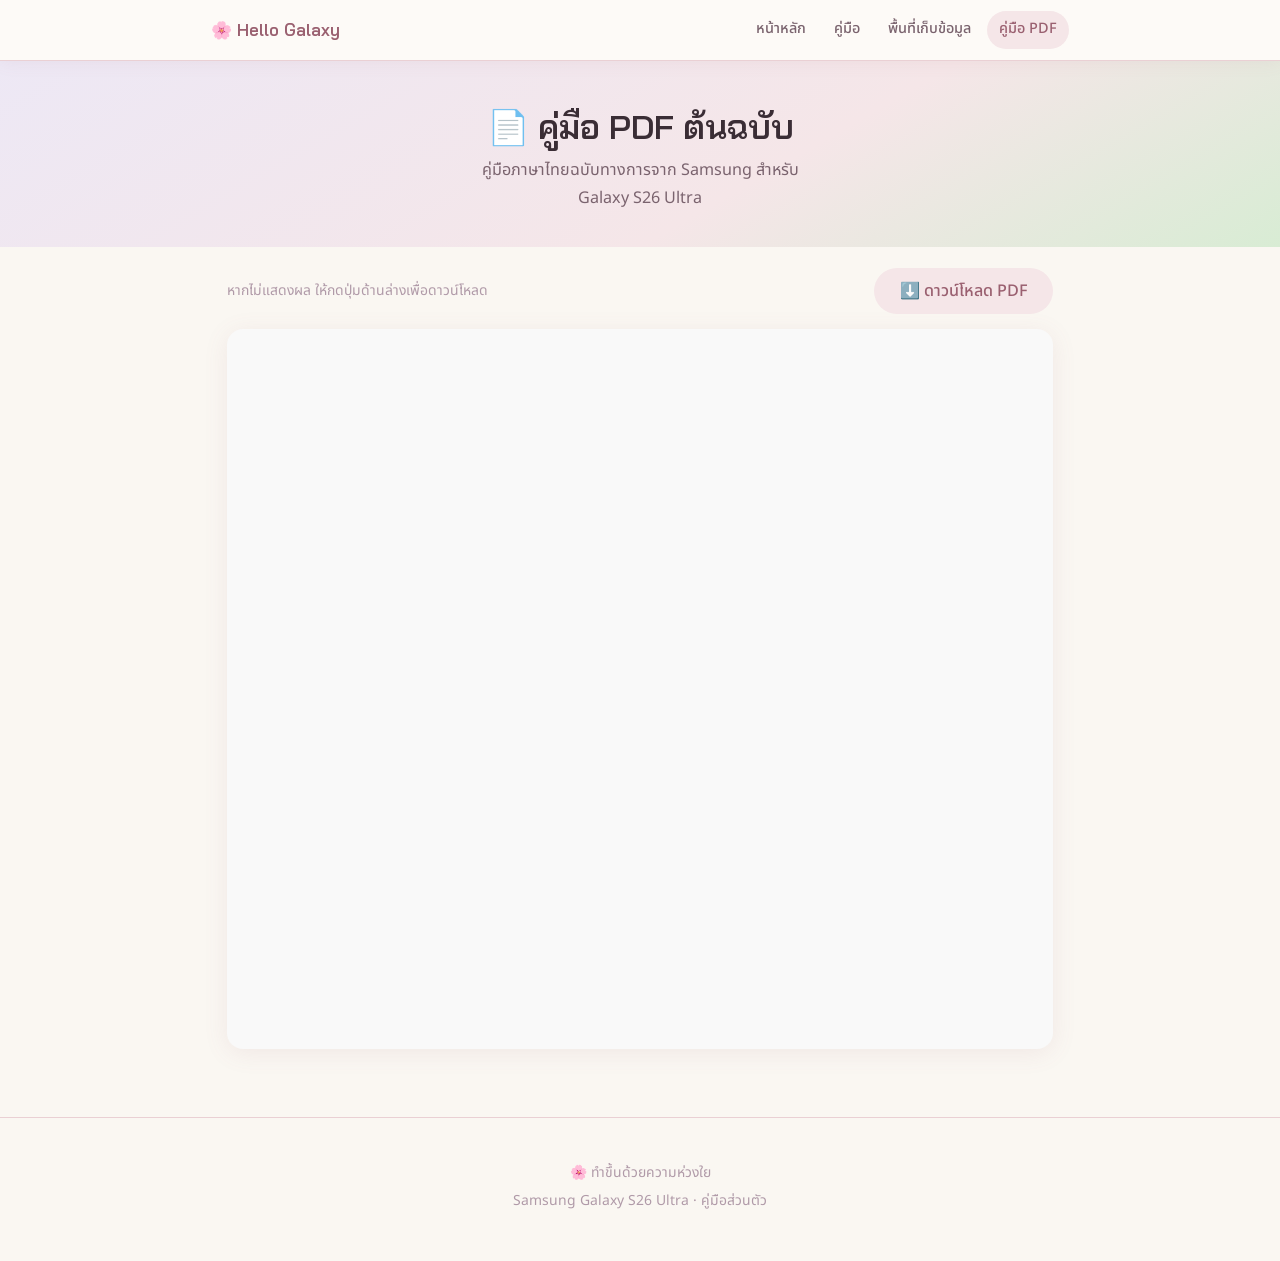
<file: pdf.html>
<!DOCTYPE html>
<html lang="th">
<head>
  <meta charset="UTF-8" />
  <meta name="viewport" content="width=device-width, initial-scale=1.0" />
  <title>คู่มือ PDF ต้นฉบับ · Hello Galaxy 🌸</title>
  <link rel="stylesheet" href="style.css" />
  <style>
    .pdf-hero {
      background: linear-gradient(150deg, #ede8f5 0%, #f5e6e8 60%, #d8ecd4 100%);
      padding: 2.5rem 1.5rem 2rem;
      text-align: center;
    }
    .pdf-hero h1 {
      font-size: clamp(1.5rem, 5vw, 2rem);
      color: var(--text-dark);
      margin-bottom: 0.4rem;
    }
    .pdf-hero p {
      font-size: 0.95rem;
      color: var(--text-mid);
      margin: 0 auto;
      max-width: 360px;
    }
    .pdf-wrapper {
      padding: 1.25rem 1rem 2rem;
      max-width: 860px;
      margin: 0 auto;
    }
    .pdf-toolbar {
      display: flex;
      align-items: center;
      justify-content: space-between;
      gap: 0.75rem;
      margin-bottom: 0.875rem;
      flex-wrap: wrap;
    }
    .pdf-note {
      font-size: 0.82rem;
      color: var(--text-light);
    }
    .pdf-frame {
      width: 100%;
      height: 80vh;
      min-height: 500px;
      border: none;
      border-radius: var(--radius);
      box-shadow: var(--shadow-card);
      background: #f9f9f9;
      display: block;
    }
    .pdf-fallback {
      display: none;
      text-align: center;
      padding: 3rem 1.5rem;
      background: var(--white);
      border-radius: var(--radius);
      box-shadow: var(--shadow-card);
    }
    .pdf-fallback .icon { font-size: 2.5rem; display: block; margin-bottom: 1rem; }
    .pdf-fallback p {
      color: var(--text-mid);
      margin-bottom: 1.25rem;
      font-size: 0.95rem;
      line-height: 1.8;
    }
  </style>
</head>
<body>

  <!-- Navigation -->
  <nav class="nav">
    <div class="nav-inner">
      <span class="nav-logo">🌸 Hello Galaxy</span>
      <ul class="nav-links">
        <li><a href="index.html">หน้าหลัก</a></li>
        <li><a href="manual.html">คู่มือ</a></li>
        <li><a href="storage.html">พื้นที่เก็บข้อมูล</a></li>
        <li><a href="pdf.html" class="active">คู่มือ PDF</a></li>
      </ul>
    </div>
  </nav>

  <!-- Hero -->
  <div class="pdf-hero">
    <h1>📄 คู่มือ PDF ต้นฉบับ</h1>
    <p>คู่มือภาษาไทยฉบับทางการจาก Samsung สำหรับ Galaxy S26 Ultra</p>
  </div>

  <!-- PDF Viewer -->
  <div class="pdf-wrapper">
    <div class="pdf-toolbar">
      <span class="pdf-note">หากไม่แสดงผล ให้กดปุ่มด้านล่างเพื่อดาวน์โหลด</span>
      <a href="SamsungS26Ultra_user-manual_Thai.pdf" download class="btn btn-soft" style="display:inline-flex; align-items:center; gap:0.4rem;">
        ⬇️ ดาวน์โหลด PDF
      </a>
    </div>

    <iframe
      class="pdf-frame"
      src="SamsungS26Ultra_user-manual_Thai.pdf"
      title="คู่มือ Samsung Galaxy S26 Ultra ภาษาไทย"
      onerror="this.style.display='none'; document.getElementById('pdfFallback').style.display='block';"
    ></iframe>

    <div class="pdf-fallback" id="pdfFallback">
      <span class="icon">📄</span>
      <p>เบราว์เซอร์ของคุณไม่รองรับการแสดง PDF แบบฝัง<br>กดปุ่มด้านล่างเพื่อเปิดหรือดาวน์โหลด</p>
      <a href="SamsungS26Ultra_user-manual_Thai.pdf" target="_blank" rel="noopener" class="btn btn-primary">
        เปิดคู่มือ PDF →
      </a>
    </div>
  </div>

  <!-- Footer -->
  <footer class="footer">
    <span>🌸 ทำขึ้นด้วยความห่วงใย</span>
    <span>Samsung Galaxy S26 Ultra · คู่มือส่วนตัว</span>
  </footer>

</body>
</html>
</file>
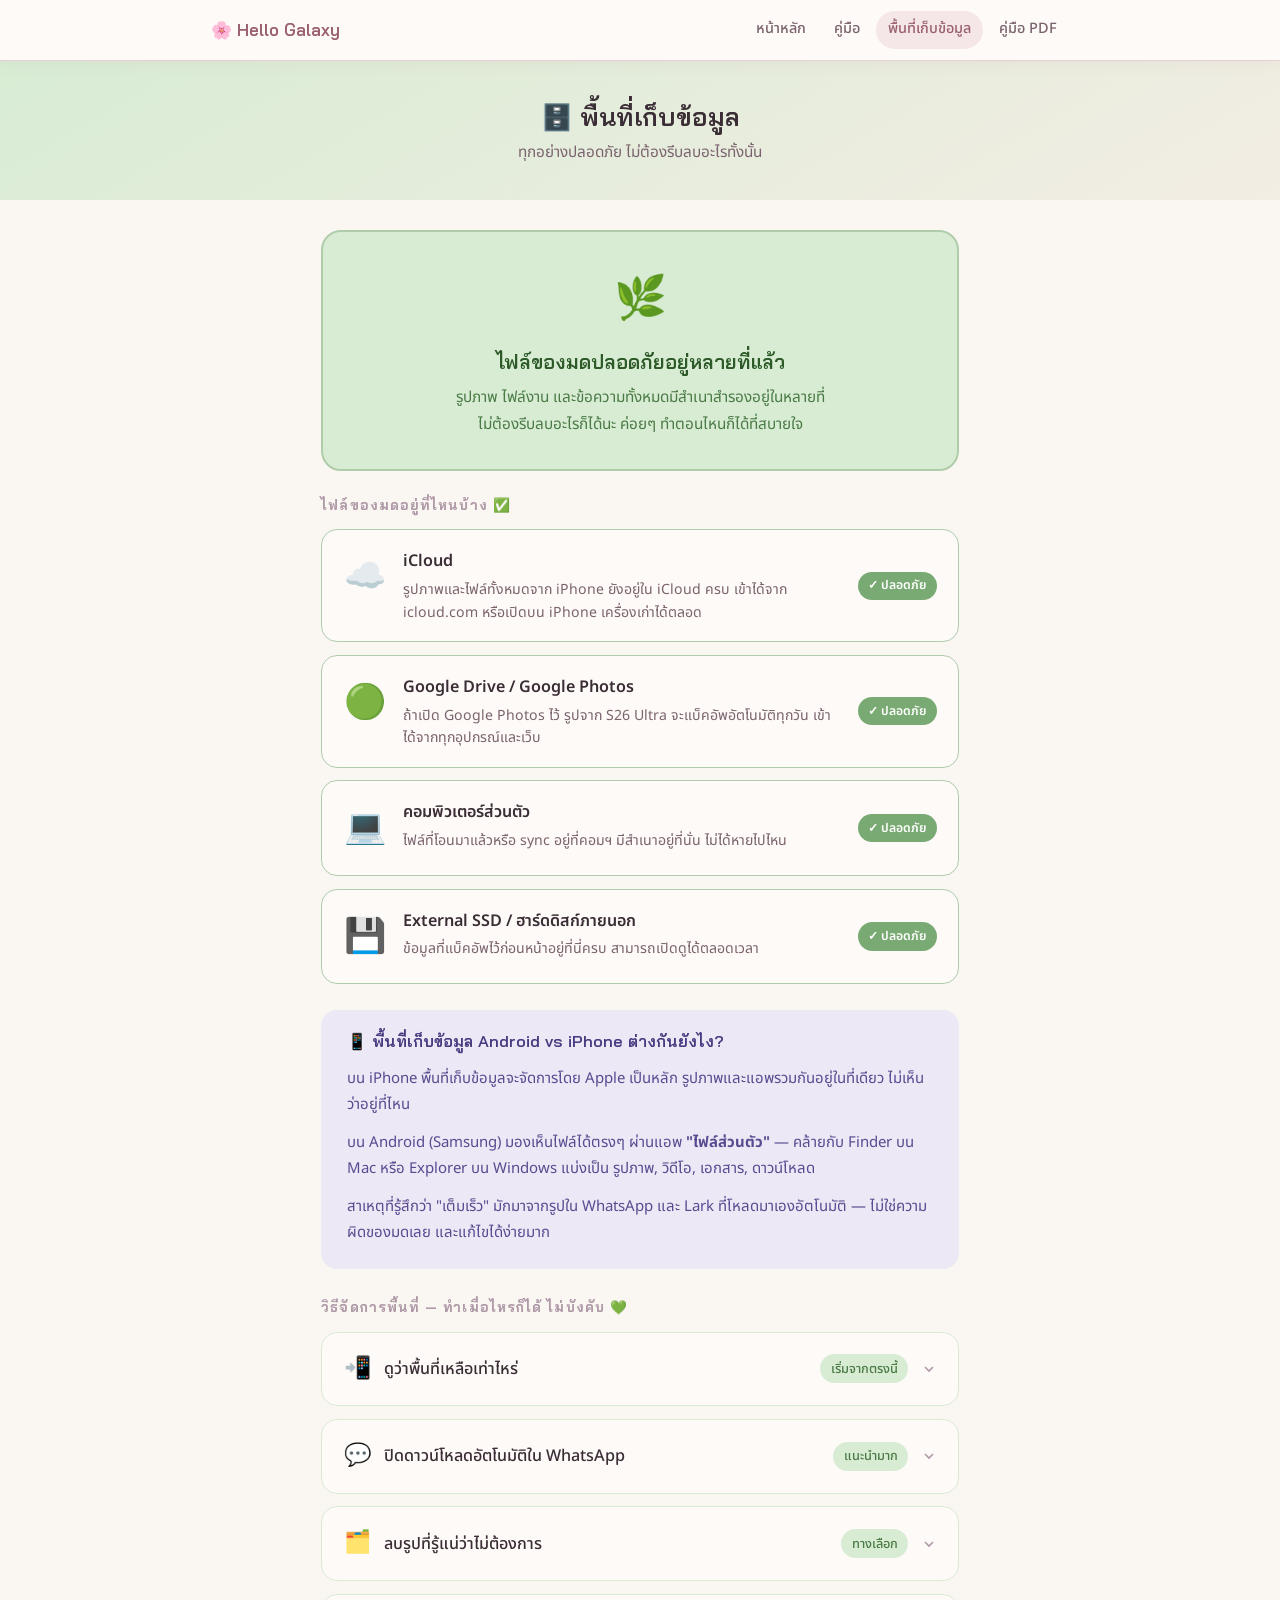
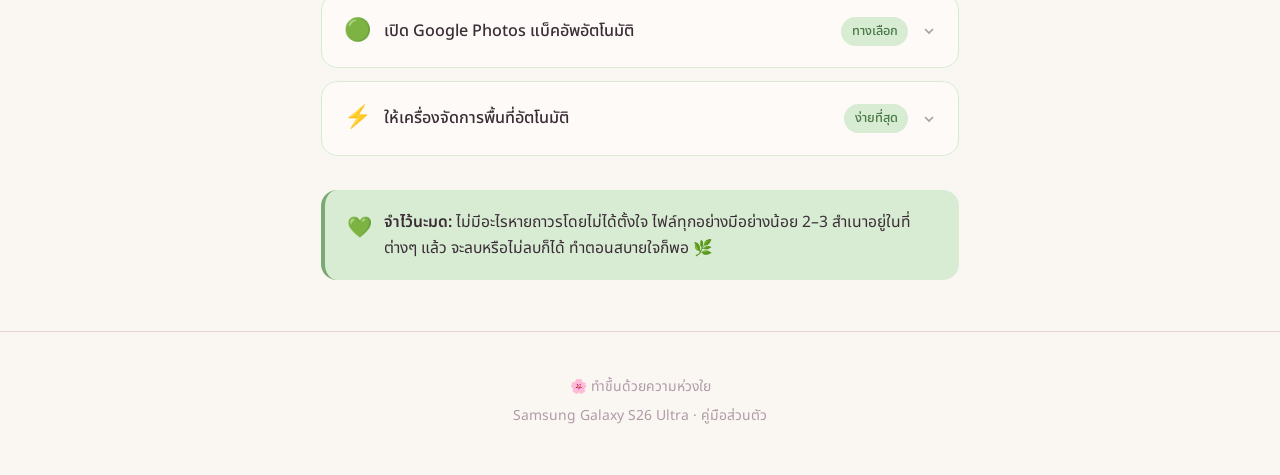
<file: storage.html>
<!DOCTYPE html>
<html lang="th">
<head>
  <meta charset="UTF-8" />
  <meta name="viewport" content="width=device-width, initial-scale=1.0" />
  <title>พื้นที่เก็บข้อมูล · Hello Galaxy</title>
  <link rel="stylesheet" href="style.css" />
  <style>
    .storage-hero {
      background: linear-gradient(150deg, var(--sage) 0%, var(--cream-deep) 100%);
      padding: 2.25rem 1.25rem 2rem;
      text-align: center;
    }
    .storage-hero h1 { font-size: 1.5rem; margin-bottom: 0.35rem; }
    .storage-hero p  { font-size: 0.9rem; color: var(--text-mid); max-width: 360px; margin: 0 auto; }

    .big-reassure {
      background: var(--sage);
      border-radius: 20px;
      padding: 1.75rem 1.5rem;
      text-align: center;
      margin: 1.75rem 0 1.5rem;
      border: 2px solid var(--sage-mid);
    }
    .big-reassure .emoji { font-size: 2.5rem; display:block; margin-bottom:0.75rem; }
    .big-reassure h2    { font-size: 1.15rem; color: #2d5a28; margin-bottom: 0.5rem; }
    .big-reassure p     { font-size: 0.9rem; color: #4a7a45; margin: 0; line-height: 1.8; }

    .backup-section h3 {
      font-size: 0.8rem;
      font-weight: 700;
      color: var(--text-light);
      letter-spacing: 0.08em;
      text-transform: uppercase;
      margin-bottom: 0.875rem;
    }

    .backup-item-full {
      background: var(--white);
      border-radius: var(--radius);
      border: 1.5px solid var(--sage-mid);
      padding: 1rem 1.25rem;
      display: flex;
      align-items: flex-start;
      gap: 1rem;
      margin-bottom: 0.75rem;
    }
    .backup-item-full .bif-icon { font-size: 2rem; flex-shrink: 0; }
    .backup-item-full .bif-content { flex: 1; }
    .backup-item-full .bif-title  { font-weight: 600; font-size: 0.95rem; color: var(--text-dark); margin-bottom: 0.2rem; }
    .backup-item-full .bif-desc   { font-size: 0.83rem; color: var(--text-mid); line-height: 1.6; margin: 0; }
    .backup-item-full .bif-check  {
      background: var(--sage-dark);
      color: white;
      border-radius: var(--radius-pill);
      font-size: 0.72rem;
      font-weight: 600;
      padding: 0.2rem 0.6rem;
      flex-shrink: 0;
      align-self: center;
    }

    .storage-bar-wrap { margin: 1.25rem 0; }
    .storage-bar-label {
      display: flex;
      justify-content: space-between;
      font-size: 0.82rem;
      color: var(--text-mid);
      margin-bottom: 0.4rem;
    }
    .storage-bar {
      height: 10px;
      background: var(--blush);
      border-radius: 5px;
      overflow: hidden;
    }
    .storage-bar-fill {
      height: 100%;
      border-radius: 5px;
      background: linear-gradient(90deg, var(--rose) 0%, var(--blush-mid) 100%);
      transition: width 1s ease;
    }

    .how-storage-works {
      background: var(--lavender);
      border-radius: var(--radius);
      padding: 1.25rem 1.5rem;
      margin: 1.5rem 0;
    }
    .how-storage-works h3 { font-size: 0.95rem; margin-bottom: 0.75rem; color: #4a3a80; }
    .how-storage-works p  { font-size: 0.88rem; color: #5a4a90; line-height: 1.8; margin-bottom: 0.6rem; }
    .how-storage-works p:last-child { margin-bottom: 0; }

    .tips-section { margin: 1.75rem 0 2rem; }
    .tips-section h3 {
      font-size: 0.8rem;
      font-weight: 700;
      color: var(--text-light);
      letter-spacing: 0.08em;
      text-transform: uppercase;
      margin-bottom: 0.875rem;
    }

    .tip-card-header .chevron {
      margin-left: auto;
      color: var(--text-light);
      transition: transform 0.2s ease;
    }
    .tip-card.open .chevron { transform: rotate(180deg); }

    .check-list { list-style: none; }
    .check-list li {
      display: flex;
      gap: 0.6rem;
      align-items: flex-start;
      margin-bottom: 0.5rem;
      font-size: 0.9rem;
      color: var(--text-mid);
    }
    .check-list li::before {
      content: '✓';
      color: var(--sage-dark);
      font-weight: 700;
      flex-shrink: 0;
    }

    .danger-note {
      background: var(--blush);
      border-radius: var(--radius-sm);
      padding: 0.75rem 1rem;
      font-size: 0.85rem;
      color: var(--rose-dark);
      margin-top: 0.75rem;
      line-height: 1.7;
    }
  </style>
</head>
<body>

  <!-- Navigation -->
  <nav class="nav">
    <div class="nav-inner">
      <span class="nav-logo">🌸 Hello Galaxy</span>
      <ul class="nav-links">
        <li><a href="index.html">หน้าหลัก</a></li>
        <li><a href="manual.html">คู่มือ</a></li>
        <li><a href="storage.html" class="active">พื้นที่เก็บข้อมูล</a></li>
        <li><a href="pdf.html">คู่มือ PDF</a></li>
      </ul>
    </div>
  </nav>

  <!-- Hero -->
  <div class="storage-hero">
    <h1>🗄️ พื้นที่เก็บข้อมูล</h1>
    <p>ทุกอย่างปลอดภัย ไม่ต้องรีบลบอะไรทั้งนั้น</p>
  </div>

  <div class="container">

    <!-- Big reassurance -->
    <div class="big-reassure">
      <span class="emoji">🌿</span>
      <h2>ไฟล์ของมดปลอดภัยอยู่หลายที่แล้ว</h2>
      <p>
        รูปภาพ ไฟล์งาน และข้อความทั้งหมดมีสำเนาสำรองอยู่ในหลายที่<br>
        ไม่ต้องรีบลบอะไรก็ได้นะ ค่อยๆ ทำตอนไหนก็ได้ที่สบายใจ
      </p>
    </div>

    <!-- Backup locations -->
    <div class="backup-section">
      <h3>ไฟล์ของมดอยู่ที่ไหนบ้าง ✅</h3>

      <div class="backup-item-full">
        <div class="bif-icon">☁️</div>
        <div class="bif-content">
          <div class="bif-title">iCloud</div>
          <p class="bif-desc">รูปภาพและไฟล์ทั้งหมดจาก iPhone ยังอยู่ใน iCloud ครบ เข้าได้จาก icloud.com หรือเปิดบน iPhone เครื่องเก่าได้ตลอด</p>
        </div>
        <span class="bif-check">✓ ปลอดภัย</span>
      </div>

      <div class="backup-item-full">
        <div class="bif-icon">🟢</div>
        <div class="bif-content">
          <div class="bif-title">Google Drive / Google Photos</div>
          <p class="bif-desc">ถ้าเปิด Google Photos ไว้ รูปจาก S26 Ultra จะแบ็คอัพอัตโนมัติทุกวัน เข้าได้จากทุกอุปกรณ์และเว็บ</p>
        </div>
        <span class="bif-check">✓ ปลอดภัย</span>
      </div>

      <div class="backup-item-full">
        <div class="bif-icon">💻</div>
        <div class="bif-content">
          <div class="bif-title">คอมพิวเตอร์ส่วนตัว</div>
          <p class="bif-desc">ไฟล์ที่โอนมาแล้วหรือ sync อยู่ที่คอมฯ มีสำเนาอยู่ที่นั่น ไม่ได้หายไปไหน</p>
        </div>
        <span class="bif-check">✓ ปลอดภัย</span>
      </div>

      <div class="backup-item-full">
        <div class="bif-icon">💾</div>
        <div class="bif-content">
          <div class="bif-title">External SSD / ฮาร์ดดิสก์ภายนอก</div>
          <p class="bif-desc">ข้อมูลที่แบ็คอัพไว้ก่อนหน้าอยู่ที่นี่ครบ สามารถเปิดดูได้ตลอดเวลา</p>
        </div>
        <span class="bif-check">✓ ปลอดภัย</span>
      </div>

    </div>

    <!-- How storage works -->
    <div class="how-storage-works">
      <h3>📱 พื้นที่เก็บข้อมูล Android vs iPhone ต่างกันยังไง?</h3>
      <p>
        บน iPhone พื้นที่เก็บข้อมูลจะจัดการโดย Apple เป็นหลัก รูปภาพและแอพรวมกันอยู่ในที่เดียว
        ไม่เห็นว่าอยู่ที่ไหน
      </p>
      <p>
        บน Android (Samsung) มองเห็นไฟล์ได้ตรงๆ ผ่านแอพ <strong>"ไฟล์ส่วนตัว"</strong> —
        คล้ายกับ Finder บน Mac หรือ Explorer บน Windows แบ่งเป็น รูปภาพ, วิดีโอ, เอกสาร, ดาวน์โหลด
      </p>
      <p>
        สาเหตุที่รู้สึกว่า "เต็มเร็ว" มักมาจากรูปใน WhatsApp และ Lark ที่โหลดมาเองอัตโนมัติ
        — ไม่ใช่ความผิดของมดเลย และแก้ไขได้ง่ายมาก
      </p>
    </div>

    <!-- Storage tips -->
    <div class="tips-section">
      <h3>วิธีจัดการพื้นที่ — ทำเมื่อไหรก็ได้ ไม่บังคับ 💚</h3>

      <div class="tip-card" id="tip1">
        <div class="tip-card-header" onclick="toggleTip('tip1')">
          <span class="tip-card-icon">📲</span>
          <span class="tip-card-title">ดูว่าพื้นที่เหลือเท่าไหร่</span>
          <span class="tip-optional">เริ่มจากตรงนี้</span>
          <svg class="chevron" width="16" height="16" viewBox="0 0 24 24" fill="none" stroke="currentColor" stroke-width="2.5"><polyline points="6 9 12 15 18 9"/></svg>
        </div>
        <div class="tip-card-body">
          <ul class="check-list">
            <li>เปิด "ตั้งค่า" → "การดูแลอุปกรณ์"</li>
            <li>แตะ "ที่จัดเก็บข้อมูล"</li>
            <li>จะเห็นว่าอะไรใช้พื้นที่เยอะที่สุด</li>
          </ul>
          <p style="font-size:0.85rem; color:var(--text-mid); margin-top:0.75rem;">ดูแล้วไม่ต้องทำอะไรก็ได้นะ แค่รู้ก่อน 😊</p>
        </div>
      </div>

      <div class="tip-card" id="tip2">
        <div class="tip-card-header" onclick="toggleTip('tip2')">
          <span class="tip-card-icon">💬</span>
          <span class="tip-card-title">ปิดดาวน์โหลดอัตโนมัติใน WhatsApp</span>
          <span class="tip-optional">แนะนำมาก</span>
          <svg class="chevron" width="16" height="16" viewBox="0 0 24 24" fill="none" stroke="currentColor" stroke-width="2.5"><polyline points="6 9 12 15 18 9"/></svg>
        </div>
        <div class="tip-card-body">
          <p>WhatsApp โหลดรูปและวิดีโอทุกอันที่ส่งมามาเก็บในเครื่องโดยอัตโนมัติ — เปิดการตั้งค่านี้จะประหยัดพื้นที่ได้เยอะมาก</p>
          <ul class="check-list">
            <li>เปิด WhatsApp → แตะจุดสามจุด (⋮) → "การตั้งค่า"</li>
            <li>แตะ "พื้นที่จัดเก็บและข้อมูล"</li>
            <li>แตะ "การดาวน์โหลดมีเดียอัตโนมัติ"</li>
            <li>ปิดการดาวน์โหลดรูปและวิดีโอผ่านข้อมูลมือถือ</li>
          </ul>
          <div class="danger-note">⚠️ รูปที่ดาวน์โหลดมาแล้วยังอยู่ในเครื่อง — ปิดนี้แค่หยุดไม่ให้ดาวน์โหลดอันใหม่เท่านั้น</div>
        </div>
      </div>

      <div class="tip-card" id="tip3">
        <div class="tip-card-header" onclick="toggleTip('tip3')">
          <span class="tip-card-icon">🗂️</span>
          <span class="tip-card-title">ลบรูปที่รู้แน่ว่าไม่ต้องการ</span>
          <span class="tip-optional">ทางเลือก</span>
          <svg class="chevron" width="16" height="16" viewBox="0 0 24 24" fill="none" stroke="currentColor" stroke-width="2.5"><polyline points="6 9 12 15 18 9"/></svg>
        </div>
        <div class="tip-card-body">
          <p>ถ้ารู้สึกอยากเริ่มจัดการ ทำแบบค่อยๆ ไม่ต้องรีบ:</p>
          <ul class="check-list">
            <li>เปิด "แกลเลอรี" → แตะ "อัลบั้ม"</li>
            <li>ดูอัลบั้ม "WhatsApp" หรือ "Downloads" — มักมีรูปซ้ำเยอะ</li>
            <li>กดค้างเพื่อเลือกหลายรูป → แตะถังขยะ</li>
            <li>รูปจะไปอยู่ในถังขยะ 30 วัน — ยังกู้คืนได้</li>
          </ul>
          <div class="danger-note">💚 ไม่มีอะไรหายถาวรทันที ถังขยะเก็บไว้ 30 วัน ถ้าลบผิดยังกู้คืนได้</div>
        </div>
      </div>

      <div class="tip-card" id="tip4">
        <div class="tip-card-header" onclick="toggleTip('tip4')">
          <span class="tip-card-icon">🟢</span>
          <span class="tip-card-title">เปิด Google Photos แบ็คอัพอัตโนมัติ</span>
          <span class="tip-optional">ทางเลือก</span>
          <svg class="chevron" width="16" height="16" viewBox="0 0 24 24" fill="none" stroke="currentColor" stroke-width="2.5"><polyline points="6 9 12 15 18 9"/></svg>
        </div>
        <div class="tip-card-body">
          <p>ถ้าเปิดตัวนี้ รูปทุกรูปจะแบ็คอัพไป Google โดยอัตโนมัติ — แม้ลบจากเครื่อง ก็ยังดูได้จาก Google Photos</p>
          <ul class="check-list">
            <li>เปิดแอพ "Google Photos"</li>
            <li>แตะรูปโปรไฟล์มุมขวาบน → "การตั้งค่า Photos"</li>
            <li>แตะ "สำรองข้อมูล" → เปิดสวิตช์</li>
          </ul>
          <p style="font-size:0.83rem; color:var(--text-mid); margin-top:0.5rem;">Google Photos ให้พื้นที่ฟรี 15 GB — ถ้าต้องการมากกว่านั้นอาจต้องซื้อเพิ่ม</p>
        </div>
      </div>

      <div class="tip-card" id="tip5">
        <div class="tip-card-header" onclick="toggleTip('tip5')">
          <span class="tip-card-icon">⚡</span>
          <span class="tip-card-title">ให้เครื่องจัดการพื้นที่อัตโนมัติ</span>
          <span class="tip-optional">ง่ายที่สุด</span>
          <svg class="chevron" width="16" height="16" viewBox="0 0 24 24" fill="none" stroke="currentColor" stroke-width="2.5"><polyline points="6 9 12 15 18 9"/></svg>
        </div>
        <div class="tip-card-body">
          <p>Samsung มีฟีเจอร์ "การดูแลอุปกรณ์" ที่คอยกวาดล้างไฟล์ชั่วคราว cache และข้อมูลที่ไม่จำเป็น:</p>
          <ul class="check-list">
            <li>เปิด "ตั้งค่า" → "การดูแลอุปกรณ์"</li>
            <li>แตะ "ปรับให้เหมาะสม" (ปุ่มใหญ่ตรงกลาง)</li>
            <li>รอสักครู่ — เครื่องจะทำความสะอาดเอง</li>
          </ul>
          <p style="font-size:0.83rem; color:var(--text-mid); margin-top:0.5rem;">ทำแบบนี้สัปดาห์ละครั้งก็พอ ไม่ต้องทำบ่อย</p>
        </div>
      </div>

    </div>

    <!-- Bottom reassurance -->
    <div class="callout callout-sage" style="margin-bottom:3rem;">
      <span class="callout-icon">💚</span>
      <div class="callout-text">
        <strong>จำไว้นะมด:</strong> ไม่มีอะไรหายถาวรโดยไม่ได้ตั้งใจ
        ไฟล์ทุกอย่างมีอย่างน้อย 2–3 สำเนาอยู่ในที่ต่างๆ แล้ว
        จะลบหรือไม่ลบก็ได้ ทำตอนสบายใจก็พอ 🌿
      </div>
    </div>

  </div>

  <footer class="footer">
    <span>🌸 ทำขึ้นด้วยความห่วงใย</span>
    <span>Samsung Galaxy S26 Ultra · คู่มือส่วนตัว</span>
  </footer>

<script>
function toggleTip(id) {
  const card = document.getElementById(id);
  const isOpen = card.classList.contains('open');
  document.querySelectorAll('.tip-card.open').forEach(c => c.classList.remove('open'));
  if (!isOpen) card.classList.add('open');
}
</script>
</body>
</html>
</file>
<file: style.css>
/* ============================================================
   S26 Guidebook — Shared Stylesheet
   Pastel, warm, Thai-first. Mobile-first responsive.
   ============================================================ */

/* --- Google Fonts --- */
@import url('https://fonts.googleapis.com/css2?family=Bai+Jamjuree:wght@300;400;500;600&family=Noto+Sans+Thai:wght@300;400;500;600;700&display=swap');

/* --- Design Tokens --- */
:root {
  --cream:       #faf7f2;
  --cream-deep:  #f3ede4;
  --blush:       #f5e6e8;
  --blush-mid:   #ead0d4;
  --rose:        #c08090;
  --rose-dark:   #9a6070;
  --lavender:    #ede8f5;
  --lavender-mid:#c8bfe0;
  --sage:        #d8ecd4;
  --sage-mid:    #b0ccab;
  --sage-dark:   #7aaa73;
  --text-dark:   #3a2d35;
  --text-mid:    #7a636e;
  --text-light:  #b09aa8;
  --white:       #fdfaf7;
  --shadow-soft: 0 2px 16px rgba(160, 100, 120, 0.08);
  --shadow-card: 0 4px 24px rgba(160, 100, 120, 0.10);
  --radius:      16px;
  --radius-sm:   10px;
  --radius-pill: 999px;
  --font-heading:'Bai Jamjuree', 'Noto Sans Thai', sans-serif;
  --font-body:   'Noto Sans Thai', sans-serif;
  --transition:  0.2s ease;
}

/* --- Reset & Base --- */
*, *::before, *::after { box-sizing: border-box; margin: 0; padding: 0; }

html {
  font-size: 17px;
  scroll-behavior: smooth;
  -webkit-text-size-adjust: 100%;
}

body {
  font-family: var(--font-body);
  font-weight: 400;
  color: var(--text-dark);
  background: var(--cream);
  line-height: 1.75;
  min-height: 100vh;
}

/* --- Typography --- */
h1, h2, h3, h4 {
  font-family: var(--font-heading);
  font-weight: 600;
  line-height: 1.35;
  color: var(--text-dark);
}

h1 { font-size: clamp(1.6rem, 5vw, 2.2rem); }
h2 { font-size: clamp(1.25rem, 4vw, 1.6rem); }
h3 { font-size: clamp(1.05rem, 3vw, 1.2rem); }
h4 { font-size: 1rem; font-weight: 500; }

p { margin-bottom: 0.75rem; }
p:last-child { margin-bottom: 0; }

a {
  color: var(--rose-dark);
  text-decoration: none;
  transition: color var(--transition);
}
a:hover { color: var(--rose); }

/* --- Layout --- */
.container {
  max-width: 680px;
  margin: 0 auto;
  padding: 0 1.25rem;
}

/* --- Navigation --- */
.nav {
  background: var(--white);
  border-bottom: 1px solid var(--blush-mid);
  position: sticky;
  top: 0;
  z-index: 100;
  box-shadow: var(--shadow-soft);
}

.nav-inner {
  max-width: 900px;
  margin: 0 auto;
  padding: 0 1.25rem;
  display: flex;
  align-items: center;
  justify-content: space-between;
  height: 60px;
  gap: 0.75rem;
}

.nav-logo {
  font-family: var(--font-heading);
  font-weight: 600;
  font-size: 1rem;
  color: var(--rose-dark);
  white-space: nowrap;
  flex-shrink: 0;
}

.nav-links {
  display: flex;
  gap: 0.25rem;
  list-style: none;
  flex-wrap: wrap;
  justify-content: flex-end;
}

.nav-links a {
  display: block;
  padding: 0.35rem 0.7rem;
  border-radius: var(--radius-pill);
  font-size: 0.85rem;
  font-weight: 500;
  color: var(--text-mid);
  transition: all var(--transition);
  white-space: nowrap;
}

.nav-links a:hover,
.nav-links a.active {
  background: var(--blush);
  color: var(--rose-dark);
}

/* --- Cards --- */
.card {
  background: var(--white);
  border-radius: var(--radius);
  padding: 1.5rem;
  box-shadow: var(--shadow-card);
  border: 1px solid rgba(192, 128, 144, 0.08);
  transition: transform var(--transition), box-shadow var(--transition);
}

.card:hover {
  transform: translateY(-2px);
  box-shadow: 0 6px 28px rgba(160, 100, 120, 0.14);
}

/* --- Buttons --- */
.btn {
  display: inline-flex;
  align-items: center;
  gap: 0.5rem;
  padding: 0.75rem 1.5rem;
  border-radius: var(--radius-pill);
  font-family: var(--font-body);
  font-size: 0.95rem;
  font-weight: 500;
  cursor: pointer;
  border: none;
  transition: all var(--transition);
  text-decoration: none;
  line-height: 1.3;
}

.btn-primary {
  background: var(--rose);
  color: white;
}
.btn-primary:hover {
  background: var(--rose-dark);
  color: white;
  transform: translateY(-1px);
}

.btn-soft {
  background: var(--blush);
  color: var(--rose-dark);
}
.btn-soft:hover {
  background: var(--blush-mid);
  color: var(--rose-dark);
}

.btn-sage {
  background: var(--sage);
  color: #4a7a45;
}
.btn-sage:hover {
  background: var(--sage-mid);
  color: #3a6a35;
}

/* --- Tags / Chips --- */
.chip {
  display: inline-flex;
  align-items: center;
  gap: 0.3rem;
  padding: 0.3rem 0.75rem;
  border-radius: var(--radius-pill);
  font-size: 0.8rem;
  font-weight: 500;
  background: var(--blush);
  color: var(--rose-dark);
}

.chip-sage {
  background: var(--sage);
  color: #4a7a45;
}

.chip-lavender {
  background: var(--lavender);
  color: #6a5a90;
}

/* --- Section headers --- */
.section-title {
  display: flex;
  align-items: center;
  gap: 0.6rem;
  margin-bottom: 1.5rem;
}

.section-title h2 { margin: 0; }

.section-icon {
  width: 40px;
  height: 40px;
  border-radius: 12px;
  display: flex;
  align-items: center;
  justify-content: center;
  font-size: 1.2rem;
  flex-shrink: 0;
}

/* --- Divider --- */
.divider {
  border: none;
  border-top: 1px solid var(--blush-mid);
  margin: 2rem 0;
}

/* --- Hero --- */
.hero {
  background: linear-gradient(160deg, var(--blush) 0%, var(--lavender) 50%, var(--sage) 100%);
  padding: 3rem 1.25rem 2.5rem;
  text-align: center;
}

.hero-emoji {
  font-size: 3rem;
  margin-bottom: 0.75rem;
  display: block;
}

.hero h1 {
  margin-bottom: 0.75rem;
  color: var(--text-dark);
}

.hero p {
  color: var(--text-mid);
  font-size: 1.05rem;
  max-width: 420px;
  margin: 0 auto 1.5rem;
}

/* --- Search bar --- */
.search-wrap {
  position: relative;
  margin-bottom: 1.5rem;
}

.search-wrap input {
  width: 100%;
  padding: 0.85rem 1rem 0.85rem 3rem;
  border: 2px solid var(--blush-mid);
  border-radius: var(--radius-pill);
  background: var(--white);
  font-family: var(--font-body);
  font-size: 1rem;
  color: var(--text-dark);
  outline: none;
  transition: border-color var(--transition);
}

.search-wrap input:focus {
  border-color: var(--rose);
}

.search-wrap input::placeholder {
  color: var(--text-light);
}

.search-icon {
  position: absolute;
  left: 1rem;
  top: 50%;
  transform: translateY(-50%);
  color: var(--text-light);
  pointer-events: none;
  width: 18px;
  height: 18px;
}

/* --- Filter tabs --- */
.filter-tabs {
  display: flex;
  gap: 0.5rem;
  flex-wrap: wrap;
  margin-bottom: 1.5rem;
}

.filter-tab {
  padding: 0.4rem 1rem;
  border-radius: var(--radius-pill);
  font-size: 0.85rem;
  font-weight: 500;
  cursor: pointer;
  border: 2px solid transparent;
  background: var(--white);
  color: var(--text-mid);
  transition: all var(--transition);
  font-family: var(--font-body);
}

.filter-tab:hover {
  background: var(--blush);
  color: var(--rose-dark);
}

.filter-tab.active {
  background: var(--rose);
  color: white;
  border-color: var(--rose);
}

/* --- Manual cards --- */
.manual-card {
  background: var(--white);
  border-radius: var(--radius);
  padding: 1.25rem 1.5rem;
  box-shadow: var(--shadow-soft);
  border: 1px solid rgba(192, 128, 144, 0.08);
  margin-bottom: 1rem;
  transition: all var(--transition);
}

.manual-card:hover {
  box-shadow: var(--shadow-card);
  transform: translateY(-1px);
}

.manual-card-header {
  display: flex;
  align-items: flex-start;
  gap: 0.75rem;
  cursor: pointer;
  user-select: none;
}

.manual-card-icon {
  font-size: 1.4rem;
  flex-shrink: 0;
  margin-top: 0.1rem;
}

.manual-card-title {
  flex: 1;
}

.manual-card-title h3 {
  font-size: 1rem;
  margin-bottom: 0.2rem;
  color: var(--text-dark);
}

.manual-card-title .subtitle {
  font-size: 0.82rem;
  color: var(--text-light);
}

.manual-card-chevron {
  color: var(--text-light);
  transition: transform var(--transition);
  flex-shrink: 0;
  margin-top: 0.25rem;
}

.manual-card.open .manual-card-chevron {
  transform: rotate(180deg);
}

.manual-card-body {
  display: none;
  padding-top: 1rem;
  border-top: 1px solid var(--blush-mid);
  margin-top: 1rem;
  font-size: 0.95rem;
  color: var(--text-mid);
  line-height: 1.8;
}

.manual-card.open .manual-card-body {
  display: block;
}

.iphone-note {
  background: var(--lavender);
  border-radius: var(--radius-sm);
  padding: 0.75rem 1rem;
  margin-top: 0.75rem;
  font-size: 0.88rem;
  color: #5a4a80;
}

.iphone-note strong {
  color: #4a3a70;
}

.steps-list {
  list-style: none;
  counter-reset: steps;
  margin-top: 0.5rem;
}

.steps-list li {
  counter-increment: steps;
  display: flex;
  gap: 0.75rem;
  align-items: flex-start;
  margin-bottom: 0.6rem;
  font-size: 0.92rem;
}

.steps-list li::before {
  content: counter(steps);
  background: var(--blush-mid);
  color: var(--rose-dark);
  width: 22px;
  height: 22px;
  border-radius: 50%;
  display: flex;
  align-items: center;
  justify-content: center;
  font-size: 0.75rem;
  font-weight: 600;
  flex-shrink: 0;
  margin-top: 0.15rem;
}

/* --- Backup map (storage page) --- */
.backup-grid {
  display: grid;
  grid-template-columns: repeat(2, 1fr);
  gap: 0.875rem;
  margin: 1.5rem 0;
}

.backup-item {
  background: var(--white);
  border-radius: var(--radius);
  padding: 1.1rem 1rem;
  text-align: center;
  border: 2px solid var(--sage-mid);
  position: relative;
}

.backup-item .check {
  position: absolute;
  top: 0.5rem;
  right: 0.5rem;
  background: var(--sage-dark);
  color: white;
  width: 20px;
  height: 20px;
  border-radius: 50%;
  display: flex;
  align-items: center;
  justify-content: center;
  font-size: 0.7rem;
}

.backup-item .icon { font-size: 1.8rem; display: block; margin-bottom: 0.4rem; }
.backup-item .label { font-size: 0.85rem; font-weight: 600; color: var(--text-dark); display: block; }
.backup-item .sub { font-size: 0.75rem; color: var(--text-light); }

/* --- Storage tips accordion --- */
.tip-card {
  background: var(--white);
  border-radius: var(--radius);
  border: 1px solid var(--sage);
  margin-bottom: 0.75rem;
  overflow: hidden;
  transition: all var(--transition);
}

.tip-card-header {
  display: flex;
  align-items: center;
  gap: 0.75rem;
  padding: 1rem 1.25rem;
  cursor: pointer;
  user-select: none;
}

.tip-card-icon {
  font-size: 1.3rem;
  flex-shrink: 0;
}

.tip-card-title {
  flex: 1;
  font-weight: 500;
  font-size: 0.95rem;
  color: var(--text-dark);
}

.tip-optional {
  font-size: 0.75rem;
  background: var(--sage);
  color: #4a7a45;
  padding: 0.2rem 0.6rem;
  border-radius: var(--radius-pill);
  font-weight: 500;
}

.tip-card-body {
  display: none;
  padding: 0 1.25rem 1rem;
  color: var(--text-mid);
  font-size: 0.92rem;
  line-height: 1.8;
}

.tip-card.open .tip-card-body { display: block; }
.tip-card.open .tip-card-header { border-bottom: 1px solid var(--sage); }

/* --- Chat UI --- */
.chat-window {
  display: flex;
  flex-direction: column;
  height: calc(100vh - 130px);
  min-height: 400px;
  background: var(--white);
  border-radius: var(--radius);
  box-shadow: var(--shadow-card);
  overflow: hidden;
  border: 1px solid var(--blush-mid);
}

.chat-messages {
  flex: 1;
  overflow-y: auto;
  padding: 1.25rem;
  display: flex;
  flex-direction: column;
  gap: 1rem;
  scroll-behavior: smooth;
}

.chat-messages::-webkit-scrollbar {
  width: 4px;
}
.chat-messages::-webkit-scrollbar-thumb {
  background: var(--blush-mid);
  border-radius: 2px;
}

.message {
  max-width: 85%;
  display: flex;
  flex-direction: column;
  gap: 0.25rem;
}

.message-user { align-self: flex-end; align-items: flex-end; }
.message-bot  { align-self: flex-start; align-items: flex-start; }

.message-bubble {
  padding: 0.8rem 1.1rem;
  border-radius: 18px;
  font-size: 0.95rem;
  line-height: 1.7;
  white-space: pre-wrap;
  word-break: break-word;
}

.message-user .message-bubble {
  background: var(--rose);
  color: white;
  border-bottom-right-radius: 6px;
}

.message-bot .message-bubble {
  background: var(--cream-deep);
  color: var(--text-dark);
  border-bottom-left-radius: 6px;
}

.message-time {
  font-size: 0.72rem;
  color: var(--text-light);
  padding: 0 0.25rem;
}

.typing-dots {
  display: flex;
  gap: 4px;
  align-items: center;
  padding: 0.8rem 1.1rem;
  background: var(--cream-deep);
  border-radius: 18px;
  border-bottom-left-radius: 6px;
}

.typing-dots span {
  width: 7px;
  height: 7px;
  background: var(--rose);
  border-radius: 50%;
  animation: bounce 1.2s ease infinite;
  opacity: 0.7;
}
.typing-dots span:nth-child(2) { animation-delay: 0.2s; }
.typing-dots span:nth-child(3) { animation-delay: 0.4s; }

@keyframes bounce {
  0%, 60%, 100% { transform: translateY(0); }
  30% { transform: translateY(-6px); }
}

.chat-input-area {
  padding: 0.875rem 1rem;
  border-top: 1px solid var(--blush-mid);
  display: flex;
  gap: 0.6rem;
  background: var(--white);
}

.chat-input {
  flex: 1;
  padding: 0.75rem 1rem;
  border: 2px solid var(--blush-mid);
  border-radius: var(--radius-pill);
  font-family: var(--font-body);
  font-size: 0.95rem;
  color: var(--text-dark);
  background: var(--cream);
  outline: none;
  resize: none;
  transition: border-color var(--transition);
  max-height: 120px;
  overflow-y: auto;
}

.chat-input:focus { border-color: var(--rose); }
.chat-input::placeholder { color: var(--text-light); }

.chat-send-btn {
  width: 44px;
  height: 44px;
  border-radius: 50%;
  background: var(--rose);
  border: none;
  color: white;
  cursor: pointer;
  display: flex;
  align-items: center;
  justify-content: center;
  transition: all var(--transition);
  flex-shrink: 0;
  align-self: flex-end;
}

.chat-send-btn:hover { background: var(--rose-dark); transform: scale(1.05); }
.chat-send-btn:disabled { background: var(--text-light); cursor: not-allowed; transform: none; }

/* --- Quick reply chips --- */
.quick-replies {
  display: flex;
  gap: 0.5rem;
  flex-wrap: wrap;
  padding: 0.5rem 1.25rem 0;
}

.quick-reply {
  padding: 0.4rem 0.875rem;
  border-radius: var(--radius-pill);
  border: 1.5px solid var(--rose);
  background: transparent;
  color: var(--rose-dark);
  font-size: 0.82rem;
  cursor: pointer;
  font-family: var(--font-body);
  transition: all var(--transition);
}

.quick-reply:hover {
  background: var(--blush);
}

/* --- Gentle banner / callout --- */
.callout {
  border-radius: var(--radius);
  padding: 1.1rem 1.25rem;
  display: flex;
  gap: 0.75rem;
  align-items: flex-start;
  margin: 1rem 0;
}

.callout-rose { background: var(--blush); border-left: 4px solid var(--rose); }
.callout-sage { background: var(--sage); border-left: 4px solid var(--sage-dark); }
.callout-lavender { background: var(--lavender); border-left: 4px solid var(--lavender-mid); }

.callout-icon { font-size: 1.2rem; flex-shrink: 0; margin-top: 0.1rem; }
.callout-text { font-size: 0.92rem; color: var(--text-dark); line-height: 1.7; }
.callout-text strong { font-weight: 600; }

/* --- Page sections --- */
.page-section {
  padding: 2rem 0;
}

/* --- Footer --- */
.footer {
  text-align: center;
  padding: 2.5rem 1.25rem;
  color: var(--text-light);
  font-size: 0.82rem;
  border-top: 1px solid var(--blush-mid);
  margin-top: 2rem;
}

.footer span { display: block; margin-bottom: 0.25rem; }

/* --- Fade-in animation --- */
.fade-in {
  opacity: 0;
  transform: translateY(12px);
  animation: fadeIn 0.5s ease forwards;
}

@keyframes fadeIn {
  to { opacity: 1; transform: translateY(0); }
}

.fade-in:nth-child(1) { animation-delay: 0.05s; }
.fade-in:nth-child(2) { animation-delay: 0.1s; }
.fade-in:nth-child(3) { animation-delay: 0.15s; }
.fade-in:nth-child(4) { animation-delay: 0.2s; }
.fade-in:nth-child(5) { animation-delay: 0.25s; }

/* --- Nav section cards (for index) --- */
.nav-cards {
  display: grid;
  grid-template-columns: repeat(2, 1fr);
  gap: 1rem;
  margin-top: 2rem;
}

.nav-card {
  background: var(--white);
  border-radius: var(--radius);
  padding: 1.5rem 1.25rem;
  text-align: center;
  box-shadow: var(--shadow-soft);
  border: 1px solid transparent;
  text-decoration: none;
  color: inherit;
  display: block;
  transition: all var(--transition);
}

.nav-card:hover {
  transform: translateY(-3px);
  box-shadow: var(--shadow-card);
  color: inherit;
  border-color: var(--blush-mid);
}

.nav-card .nav-card-emoji { font-size: 2.2rem; display: block; margin-bottom: 0.6rem; }
.nav-card .nav-card-title { font-weight: 600; font-size: 0.95rem; color: var(--text-dark); display: block; margin-bottom: 0.25rem; }
.nav-card .nav-card-sub { font-size: 0.8rem; color: var(--text-light); }

/* --- Hidden for search --- */
.hidden { display: none !important; }

/* --- Responsive --- */
@media (max-width: 480px) {
  html { font-size: 16px; }
  .nav-cards { grid-template-columns: repeat(2, 1fr); gap: 0.75rem; }
  .backup-grid { grid-template-columns: repeat(2, 1fr); }
  .filter-tabs { gap: 0.375rem; }
  .hero { padding: 2rem 1rem 1.75rem; }
  .card { padding: 1.25rem; }
  .chat-window { height: calc(100vh - 120px); }
}

@media (min-width: 640px) {
  .nav-cards { grid-template-columns: repeat(4, 1fr); }
}
</file>
